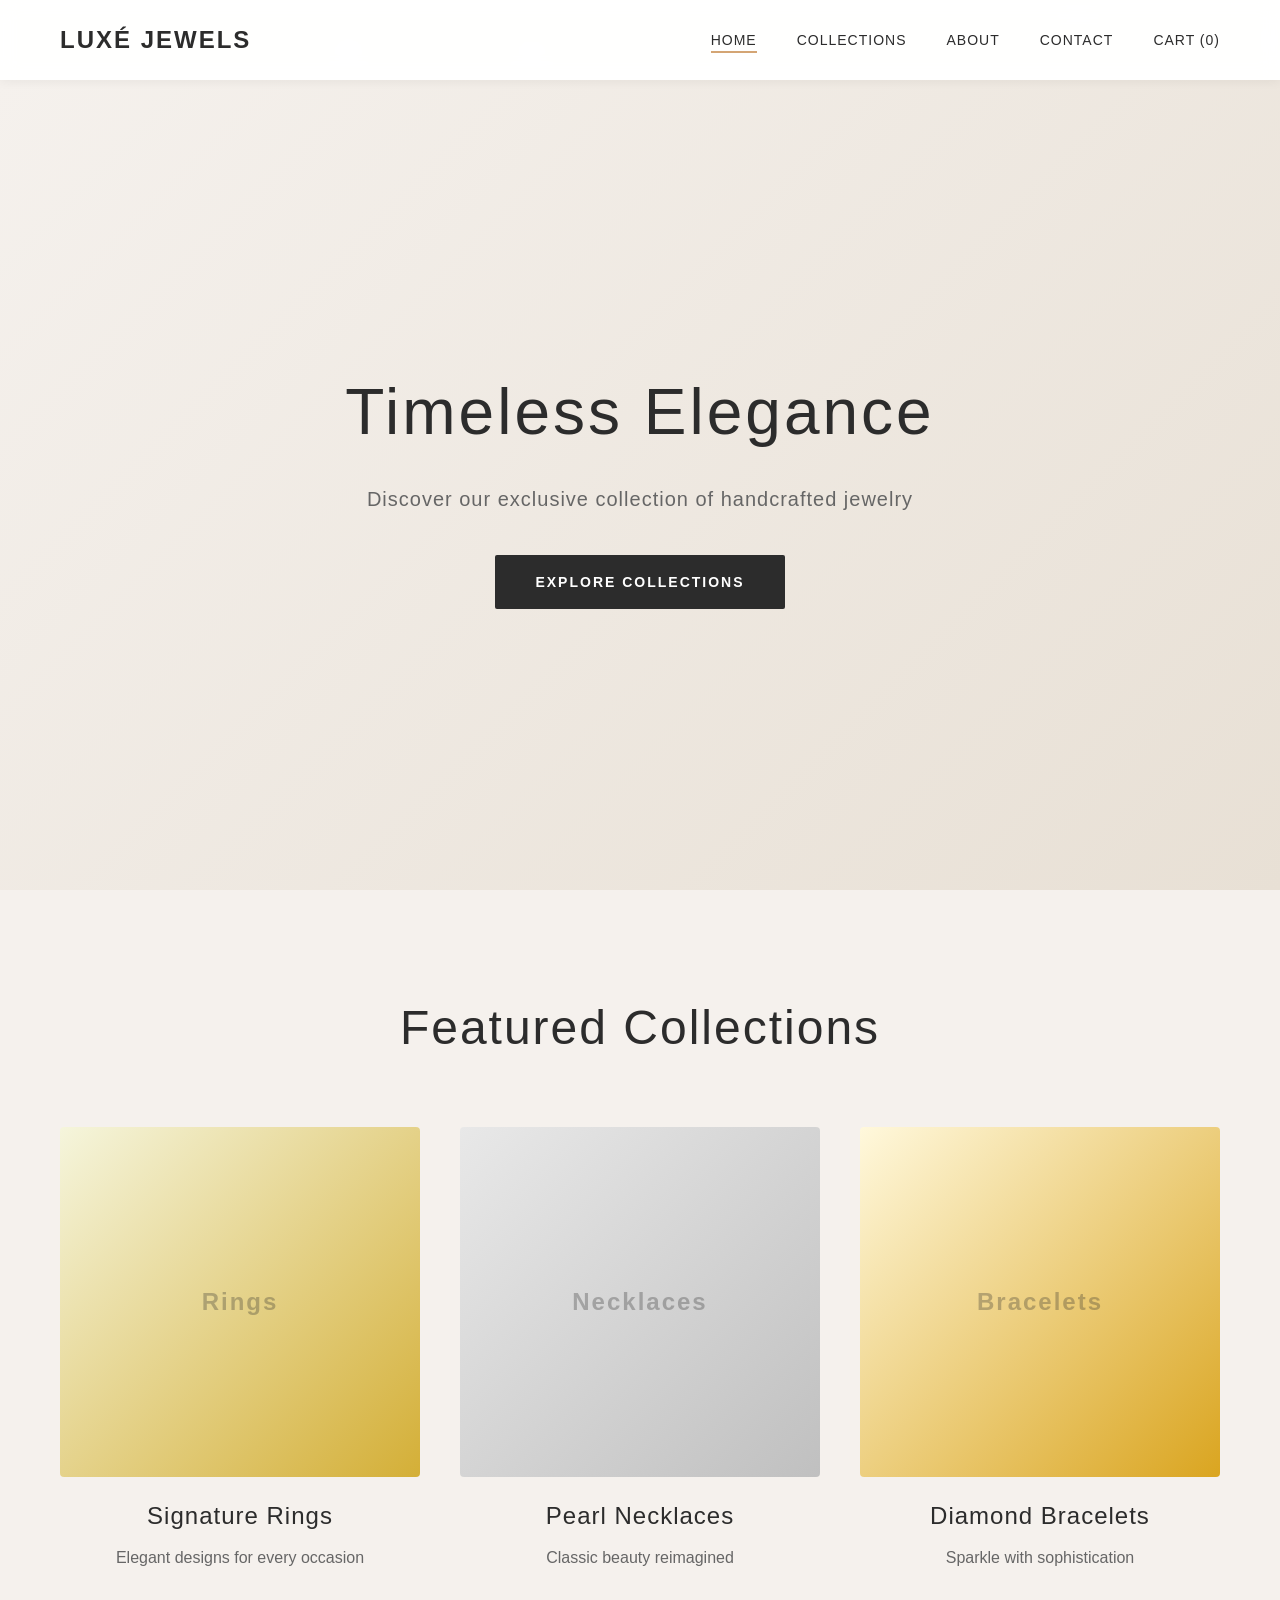
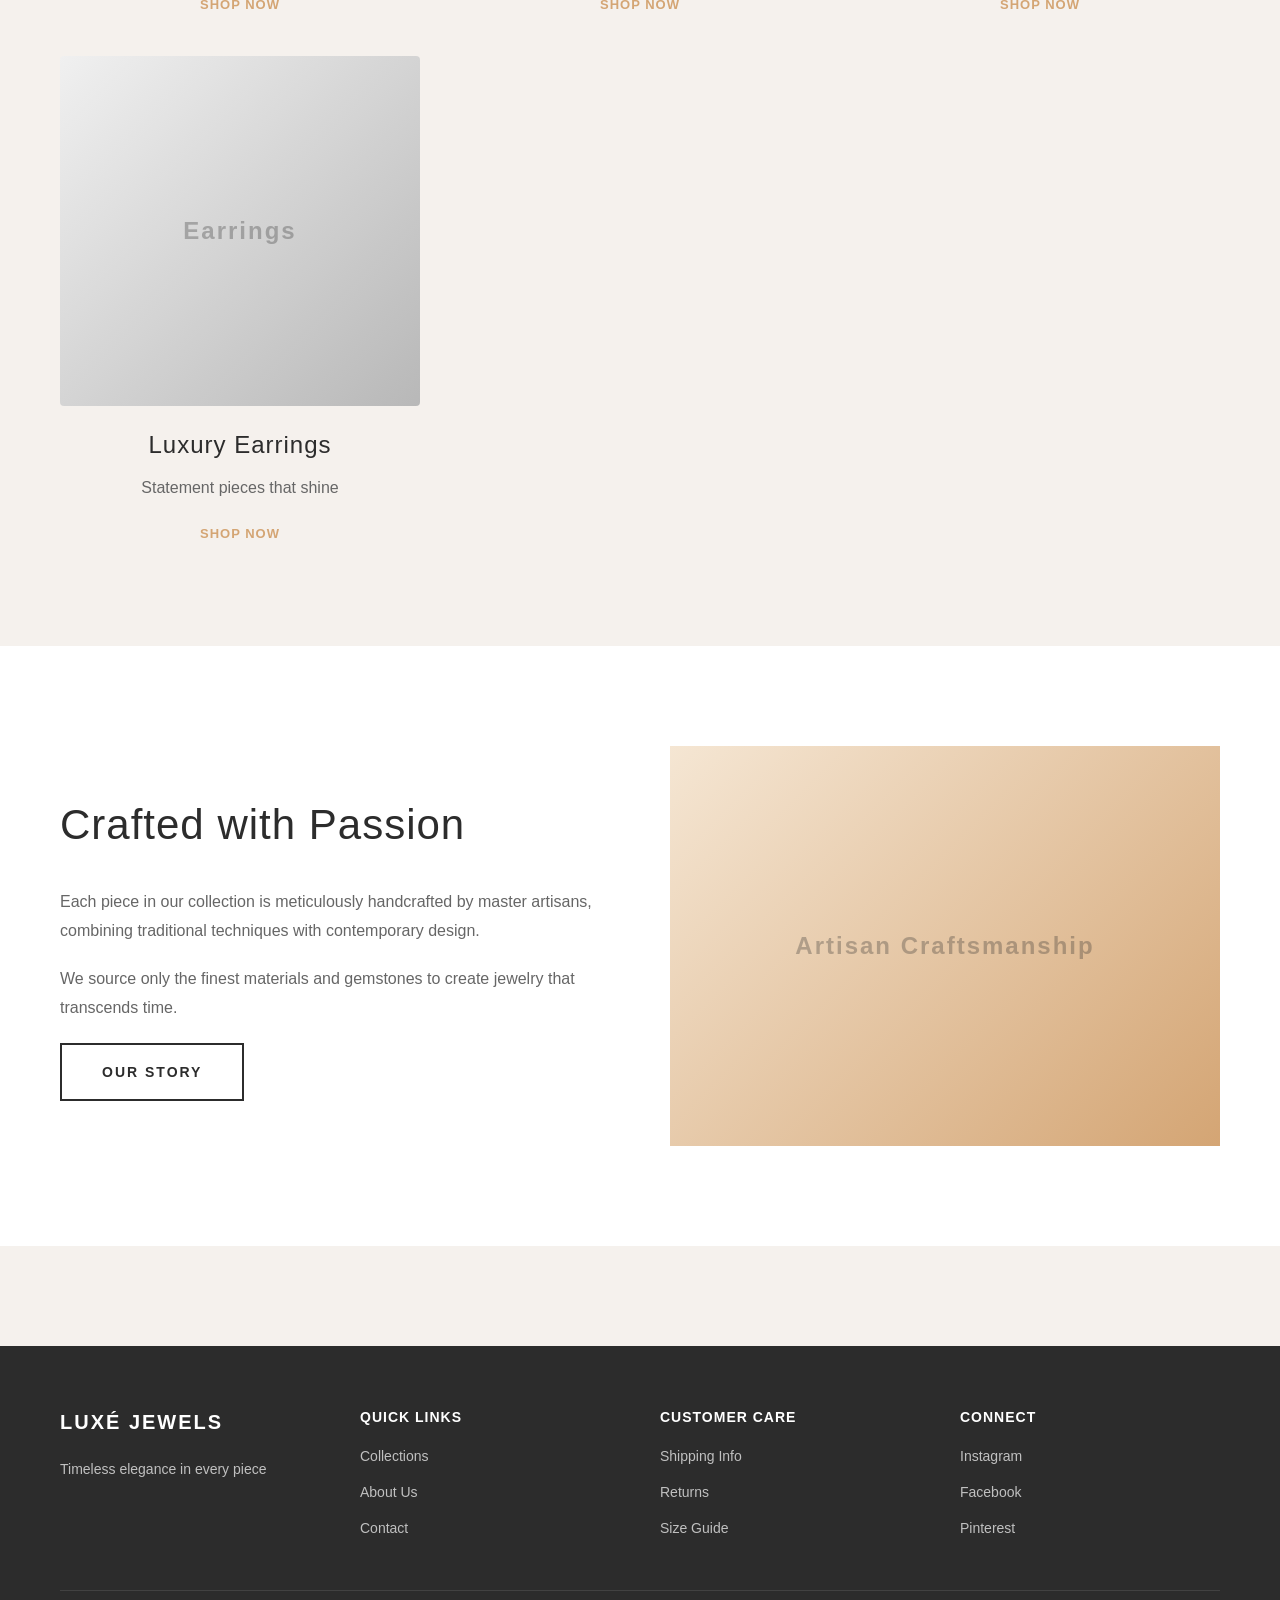
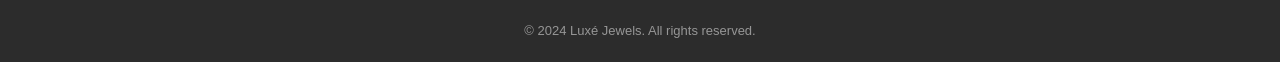
<file: index.html>
<!DOCTYPE html>
<html lang="en">
<head>
    <meta charset="UTF-8">
    <meta name="viewport" content="width=device-width, initial-scale=1.0">
    <title>Luxé Jewels - Premium Jewelry Collection</title>
    <link rel="stylesheet" href="styles.css">
</head>
<body>
    <canvas id="diamondCanvas"></canvas>
    
    <nav class="navbar">
        <div class="nav-container">
            <div class="logo">LUXÉ JEWELS</div>
            <ul class="nav-menu">
                <li><a href="index.html" class="active">Home</a></li>
                <li><a href="collections.html">Collections</a></li>
                <li><a href="about.html">About</a></li>
                <li><a href="contact.html">Contact</a></li>
                <li><a href="cart.html" class="cart-link">Cart (<span id="cart-count">0</span>)</a></li>
            </ul>
            <div class="hamburger">
                <span></span>
                <span></span>
                <span></span>
            </div>
        </div>
    </nav>

    <section class="hero">
        <div class="hero-content">
            <h1 class="fade-in">Timeless Elegance</h1>
            <p class="fade-in-delay">Discover our exclusive collection of handcrafted jewelry</p>
            <a href="collections.html" class="cta-button fade-in-delay-2">Explore Collections</a>
        </div>
    </section>

    <section class="featured-collections">
        <div class="container">
            <h2 class="section-title">Featured Collections</h2>
            <div class="collections-grid">
                <div class="collection-card">
                    <div class="collection-image">
                        <div class="placeholder-img" style="background: linear-gradient(135deg, #f5f5dc 0%, #d4af37 100%);">
                            <span class="img-text">Rings</span>
                        </div>
                    </div>
                    <h3>Signature Rings</h3>
                    <p>Elegant designs for every occasion</p>
                    <a href="collections.html?category=rings" class="collection-link">Shop Now</a>
                </div>
                <div class="collection-card">
                    <div class="collection-image">
                        <div class="placeholder-img" style="background: linear-gradient(135deg, #e8e8e8 0%, #c0c0c0 100%);">
                            <span class="img-text">Necklaces</span>
                        </div>
                    </div>
                    <h3>Pearl Necklaces</h3>
                    <p>Classic beauty reimagined</p>
                    <a href="collections.html?category=necklaces" class="collection-link">Shop Now</a>
                </div>
                <div class="collection-card">
                    <div class="collection-image">
                        <div class="placeholder-img" style="background: linear-gradient(135deg, #fff8dc 0%, #daa520 100%);">
                            <span class="img-text">Bracelets</span>
                        </div>
                    </div>
                    <h3>Diamond Bracelets</h3>
                    <p>Sparkle with sophistication</p>
                    <a href="collections.html?category=bracelets" class="collection-link">Shop Now</a>
                </div>
                <div class="collection-card">
                    <div class="collection-image">
                        <div class="placeholder-img" style="background: linear-gradient(135deg, #f0f0f0 0%, #b8b8b8 100%);">
                            <span class="img-text">Earrings</span>
                        </div>
                    </div>
                    <h3>Luxury Earrings</h3>
                    <p>Statement pieces that shine</p>
                    <a href="collections.html?category=earrings" class="collection-link">Shop Now</a>
                </div>
            </div>
        </div>
    </section>

    <section class="about-preview">
        <div class="container">
            <div class="about-content">
                <div class="about-text">
                    <h2>Crafted with Passion</h2>
                    <p>Each piece in our collection is meticulously handcrafted by master artisans, combining traditional techniques with contemporary design.</p>
                    <p>We source only the finest materials and gemstones to create jewelry that transcends time.</p>
                    <a href="about.html" class="cta-button-secondary">Our Story</a>
                </div>
                <div class="about-image">
                    <div class="placeholder-img" style="background: linear-gradient(135deg, #f5e6d3 0%, #d4a574 100%); height: 400px;">
                        <span class="img-text">Artisan Craftsmanship</span>
                    </div>
                </div>
            </div>
        </div>
    </section>

    <footer class="footer">
        <div class="container">
            <div class="footer-content">
                <div class="footer-section">
                    <h3>LUXÉ JEWELS</h3>
                    <p>Timeless elegance in every piece</p>
                </div>
                <div class="footer-section">
                    <h4>Quick Links</h4>
                    <ul>
                        <li><a href="collections.html">Collections</a></li>
                        <li><a href="about.html">About Us</a></li>
                        <li><a href="contact.html">Contact</a></li>
                    </ul>
                </div>
                <div class="footer-section">
                    <h4>Customer Care</h4>
                    <ul>
                        <li><a href="#">Shipping Info</a></li>
                        <li><a href="#">Returns</a></li>
                        <li><a href="#">Size Guide</a></li>
                    </ul>
                </div>
                <div class="footer-section">
                    <h4>Connect</h4>
                    <ul>
                        <li><a href="#">Instagram</a></li>
                        <li><a href="#">Facebook</a></li>
                        <li><a href="#">Pinterest</a></li>
                    </ul>
                </div>
            </div>
            <div class="footer-bottom">
                <p>&copy; 2024 Luxé Jewels. All rights reserved.</p>
            </div>
        </div>
    </footer>

    <script src="script.js"></script>
</body>
</html>
</file>
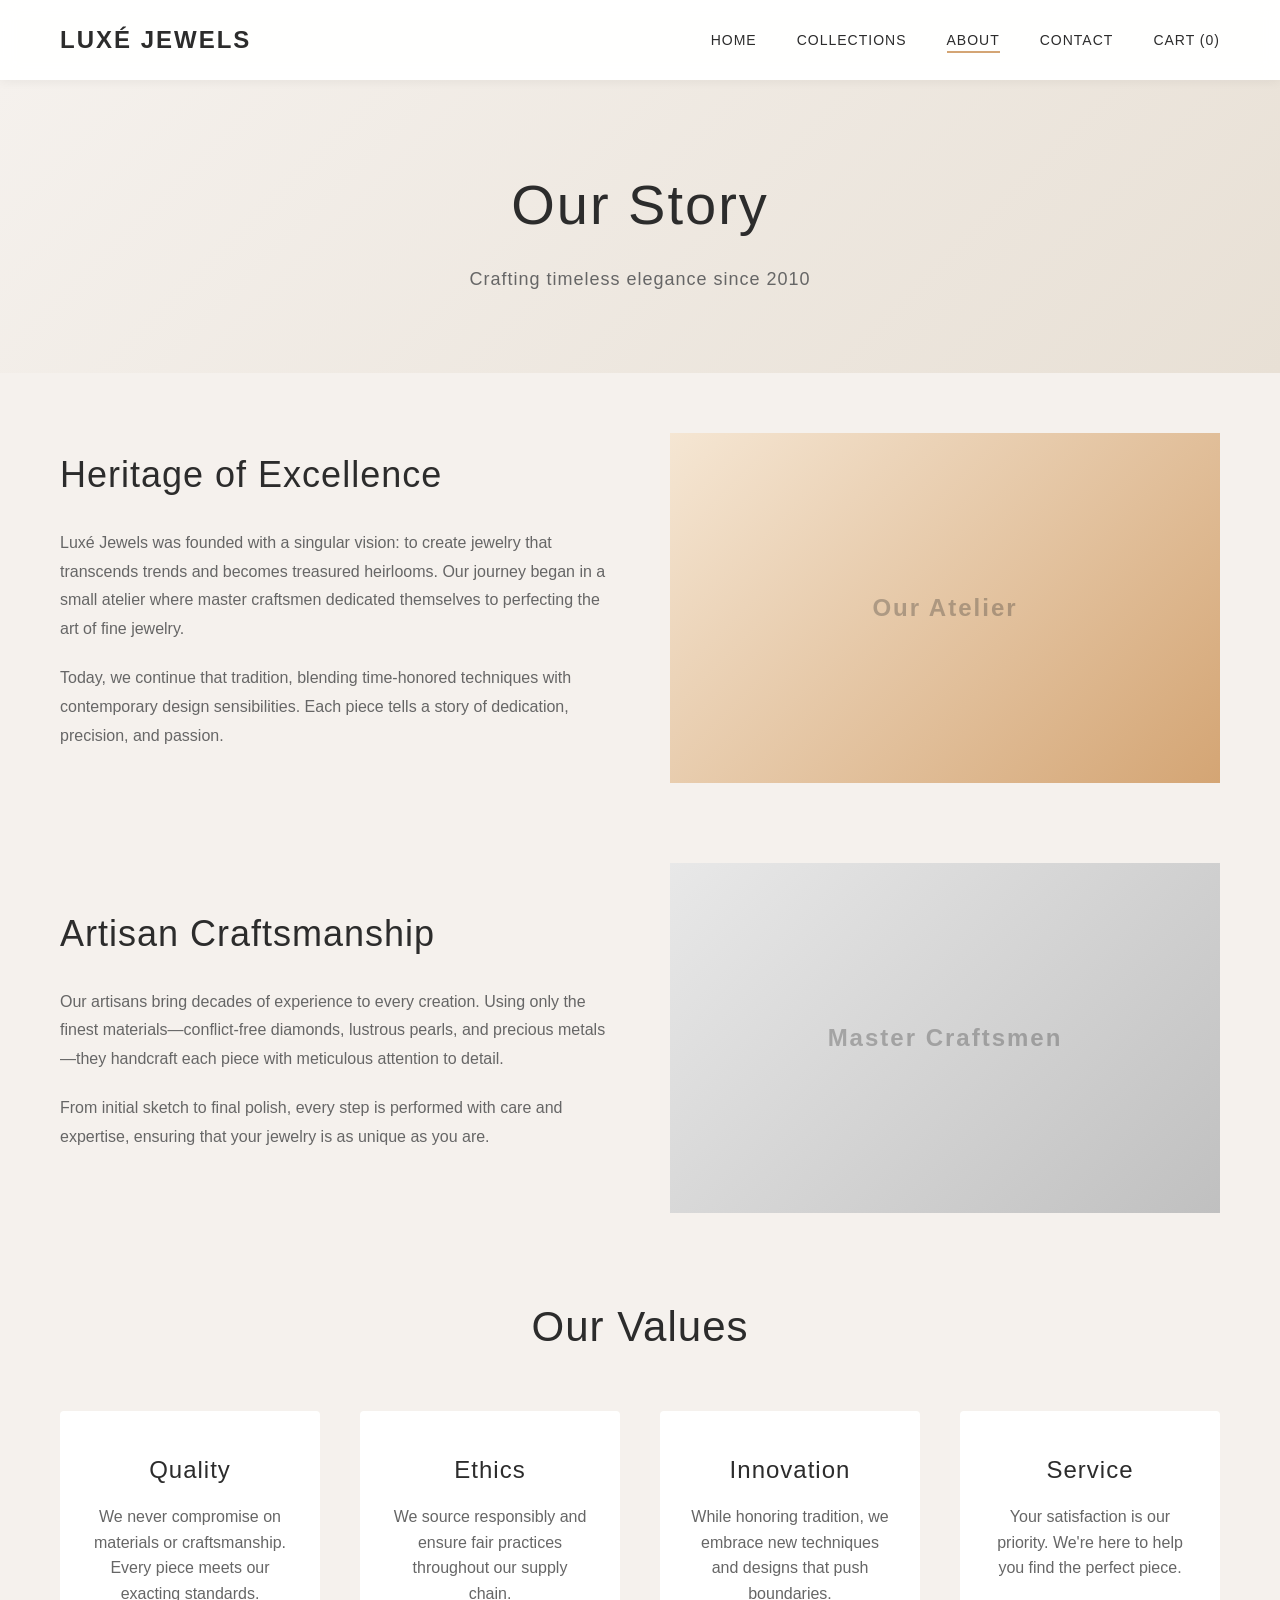
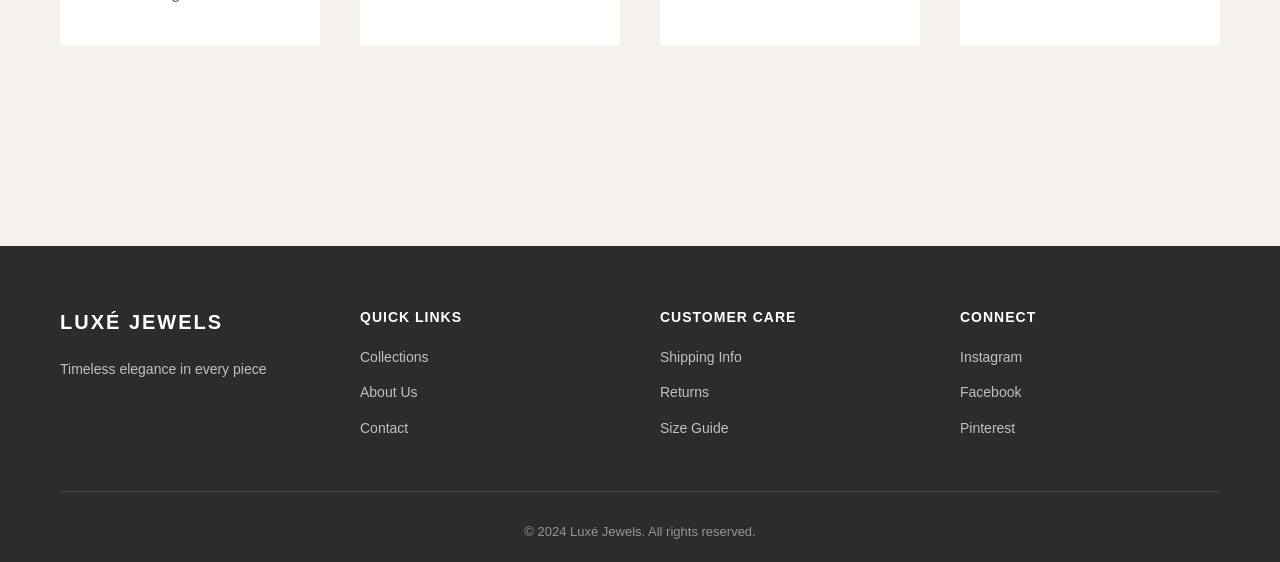
<file: about.html>
<!DOCTYPE html>
<html lang="en">
<head>
    <meta charset="UTF-8">
    <meta name="viewport" content="width=device-width, initial-scale=1.0">
    <title>About Us - Luxé Jewels</title>
    <link rel="stylesheet" href="styles.css">
</head>
<body>
    <canvas id="diamondCanvas"></canvas>
    
    <nav class="navbar">
        <div class="nav-container">
            <div class="logo">LUXÉ JEWELS</div>
            <ul class="nav-menu">
                <li><a href="index.html">Home</a></li>
                <li><a href="collections.html">Collections</a></li>
                <li><a href="about.html" class="active">About</a></li>
                <li><a href="contact.html">Contact</a></li>
                <li><a href="cart.html" class="cart-link">Cart (<span id="cart-count">0</span>)</a></li>
            </ul>
            <div class="hamburger">
                <span></span>
                <span></span>
                <span></span>
            </div>
        </div>
    </nav>

    <section class="page-header">
        <h1>Our Story</h1>
        <p>Crafting timeless elegance since 2010</p>
    </section>

    <section class="about-content-section">
        <div class="container">
            <div class="about-grid">
                <div class="about-text-block">
                    <h2>Heritage of Excellence</h2>
                    <p>Luxé Jewels was founded with a singular vision: to create jewelry that transcends trends and becomes treasured heirlooms. Our journey began in a small atelier where master craftsmen dedicated themselves to perfecting the art of fine jewelry.</p>
                    <p>Today, we continue that tradition, blending time-honored techniques with contemporary design sensibilities. Each piece tells a story of dedication, precision, and passion.</p>
                </div>
                <div class="about-image-block">
                    <div class="placeholder-img" style="background: linear-gradient(135deg, #f5e6d3 0%, #d4a574 100%); height: 350px;">
                        <span class="img-text">Our Atelier</span>
                    </div>
                </div>
            </div>

            <div class="about-grid reverse">
                <div class="about-image-block">
                    <div class="placeholder-img" style="background: linear-gradient(135deg, #e8e8e8 0%, #c0c0c0 100%); height: 350px;">
                        <span class="img-text">Master Craftsmen</span>
                    </div>
                </div>
                <div class="about-text-block">
                    <h2>Artisan Craftsmanship</h2>
                    <p>Our artisans bring decades of experience to every creation. Using only the finest materials—conflict-free diamonds, lustrous pearls, and precious metals—they handcraft each piece with meticulous attention to detail.</p>
                    <p>From initial sketch to final polish, every step is performed with care and expertise, ensuring that your jewelry is as unique as you are.</p>
                </div>
            </div>

            <div class="values-section">
                <h2>Our Values</h2>
                <div class="values-grid">
                    <div class="value-card">
                        <h3>Quality</h3>
                        <p>We never compromise on materials or craftsmanship. Every piece meets our exacting standards.</p>
                    </div>
                    <div class="value-card">
                        <h3>Ethics</h3>
                        <p>We source responsibly and ensure fair practices throughout our supply chain.</p>
                    </div>
                    <div class="value-card">
                        <h3>Innovation</h3>
                        <p>While honoring tradition, we embrace new techniques and designs that push boundaries.</p>
                    </div>
                    <div class="value-card">
                        <h3>Service</h3>
                        <p>Your satisfaction is our priority. We're here to help you find the perfect piece.</p>
                    </div>
                </div>
            </div>
        </div>
    </section>

    <footer class="footer">
        <div class="container">
            <div class="footer-content">
                <div class="footer-section">
                    <h3>LUXÉ JEWELS</h3>
                    <p>Timeless elegance in every piece</p>
                </div>
                <div class="footer-section">
                    <h4>Quick Links</h4>
                    <ul>
                        <li><a href="collections.html">Collections</a></li>
                        <li><a href="about.html">About Us</a></li>
                        <li><a href="contact.html">Contact</a></li>
                    </ul>
                </div>
                <div class="footer-section">
                    <h4>Customer Care</h4>
                    <ul>
                        <li><a href="#">Shipping Info</a></li>
                        <li><a href="#">Returns</a></li>
                        <li><a href="#">Size Guide</a></li>
                    </ul>
                </div>
                <div class="footer-section">
                    <h4>Connect</h4>
                    <ul>
                        <li><a href="#">Instagram</a></li>
                        <li><a href="#">Facebook</a></li>
                        <li><a href="#">Pinterest</a></li>
                    </ul>
                </div>
            </div>
            <div class="footer-bottom">
                <p>&copy; 2024 Luxé Jewels. All rights reserved.</p>
            </div>
        </div>
    </footer>

    <script src="script.js"></script>
</body>
</html>
</file>
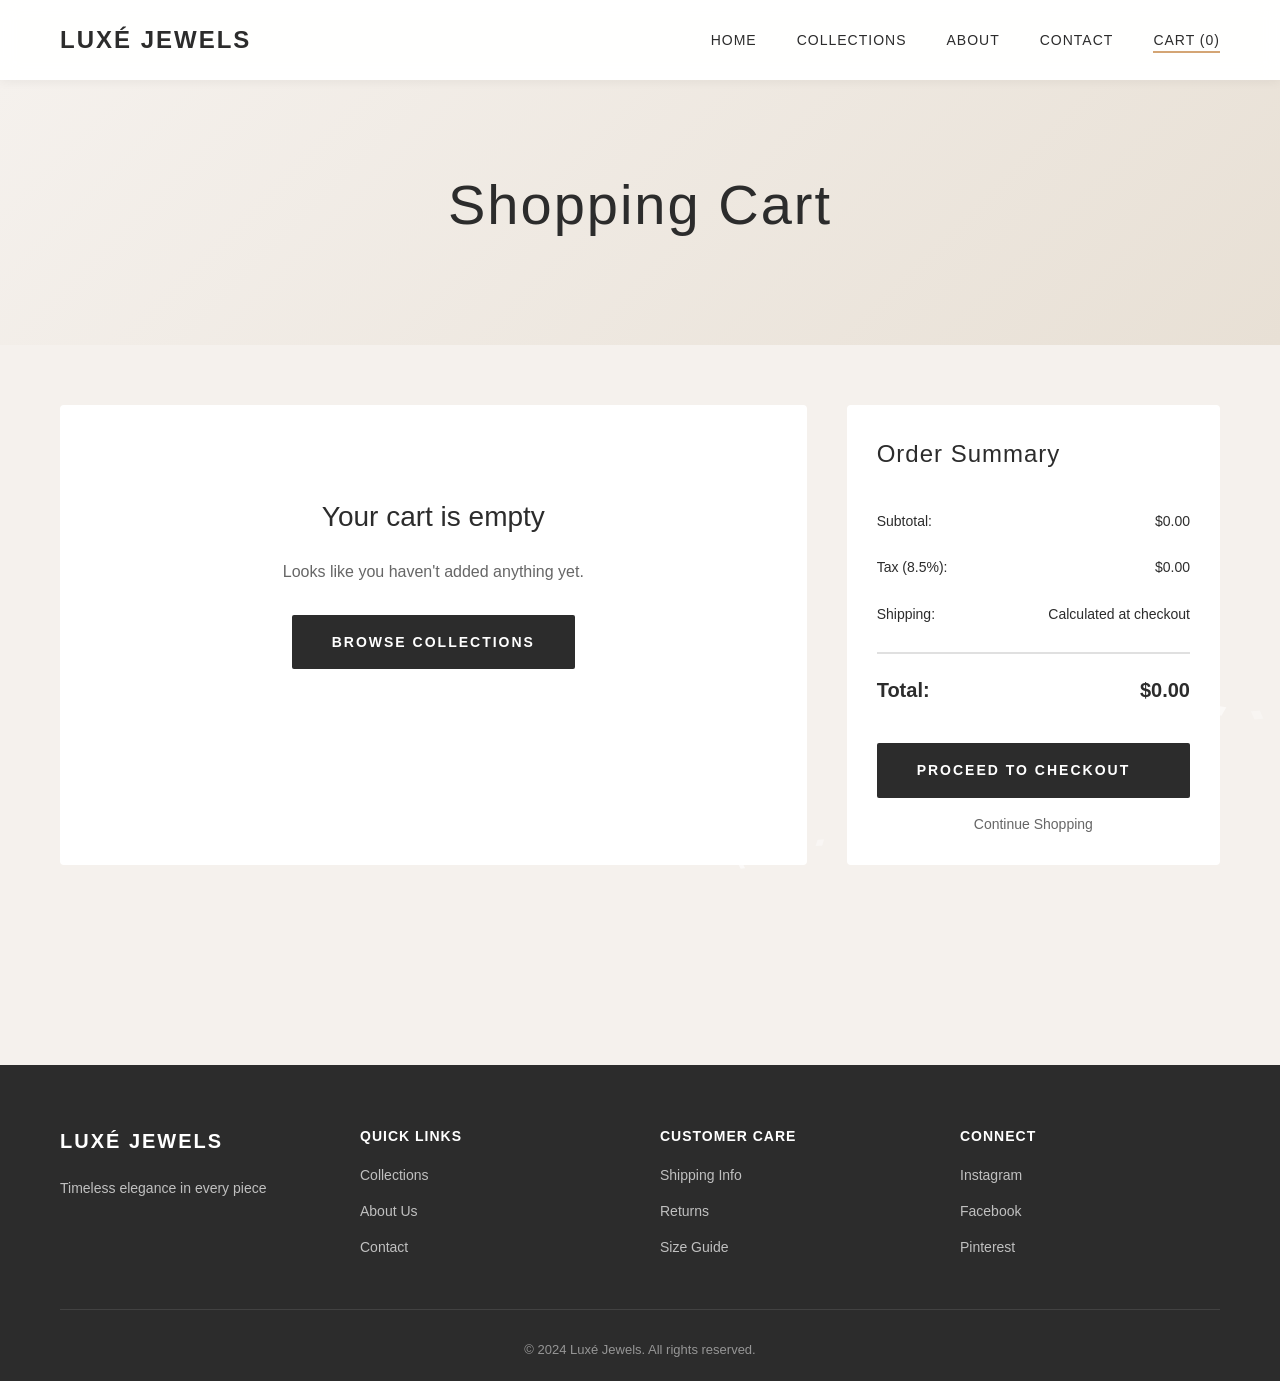
<file: cart.html>
<!DOCTYPE html>
<html lang="en">
<head>
    <meta charset="UTF-8">
    <meta name="viewport" content="width=device-width, initial-scale=1.0">
    <title>Shopping Cart - Luxé Jewels</title>
    <link rel="stylesheet" href="styles.css">
</head>
<body>
    <canvas id="diamondCanvas"></canvas>
    
    <nav class="navbar">
        <div class="nav-container">
            <div class="logo">LUXÉ JEWELS</div>
            <ul class="nav-menu">
                <li><a href="index.html">Home</a></li>
                <li><a href="collections.html">Collections</a></li>
                <li><a href="about.html">About</a></li>
                <li><a href="contact.html">Contact</a></li>
                <li><a href="cart.html" class="cart-link active">Cart (<span id="cart-count">0</span>)</a></li>
            </ul>
            <div class="hamburger">
                <span></span>
                <span></span>
                <span></span>
            </div>
        </div>
    </nav>

    <section class="page-header">
        <h1>Shopping Cart</h1>
    </section>

    <section class="cart-section">
        <div class="container">
            <div class="cart-container">
                <div class="cart-items" id="cart-items">
                    <!-- Cart items will be loaded here -->
                </div>
                <div class="cart-summary">
                    <h3>Order Summary</h3>
                    <div class="summary-row">
                        <span>Subtotal:</span>
                        <span id="cart-subtotal">$0.00</span>
                    </div>
                    <div class="summary-row">
                        <span>Tax (8.5%):</span>
                        <span id="cart-tax">$0.00</span>
                    </div>
                    <div class="summary-row">
                        <span>Shipping:</span>
                        <span id="cart-shipping">Calculated at checkout</span>
                    </div>
                    <div class="summary-row total">
                        <span>Total:</span>
                        <span id="cart-total">$0.00</span>
                    </div>
                    <a href="checkout.html" class="cta-button checkout-btn">Proceed to Checkout</a>
                    <a href="collections.html" class="continue-shopping">Continue Shopping</a>
                </div>
            </div>
        </div>
    </section>

    <footer class="footer">
        <div class="container">
            <div class="footer-content">
                <div class="footer-section">
                    <h3>LUXÉ JEWELS</h3>
                    <p>Timeless elegance in every piece</p>
                </div>
                <div class="footer-section">
                    <h4>Quick Links</h4>
                    <ul>
                        <li><a href="collections.html">Collections</a></li>
                        <li><a href="about.html">About Us</a></li>
                        <li><a href="contact.html">Contact</a></li>
                    </ul>
                </div>
                <div class="footer-section">
                    <h4>Customer Care</h4>
                    <ul>
                        <li><a href="#">Shipping Info</a></li>
                        <li><a href="#">Returns</a></li>
                        <li><a href="#">Size Guide</a></li>
                    </ul>
                </div>
                <div class="footer-section">
                    <h4>Connect</h4>
                    <ul>
                        <li><a href="#">Instagram</a></li>
                        <li><a href="#">Facebook</a></li>
                        <li><a href="#">Pinterest</a></li>
                    </ul>
                </div>
            </div>
            <div class="footer-bottom">
                <p>&copy; 2024 Luxé Jewels. All rights reserved.</p>
            </div>
        </div>
    </footer>

    <script src="script.js"></script>
</body>
</html>
</file>
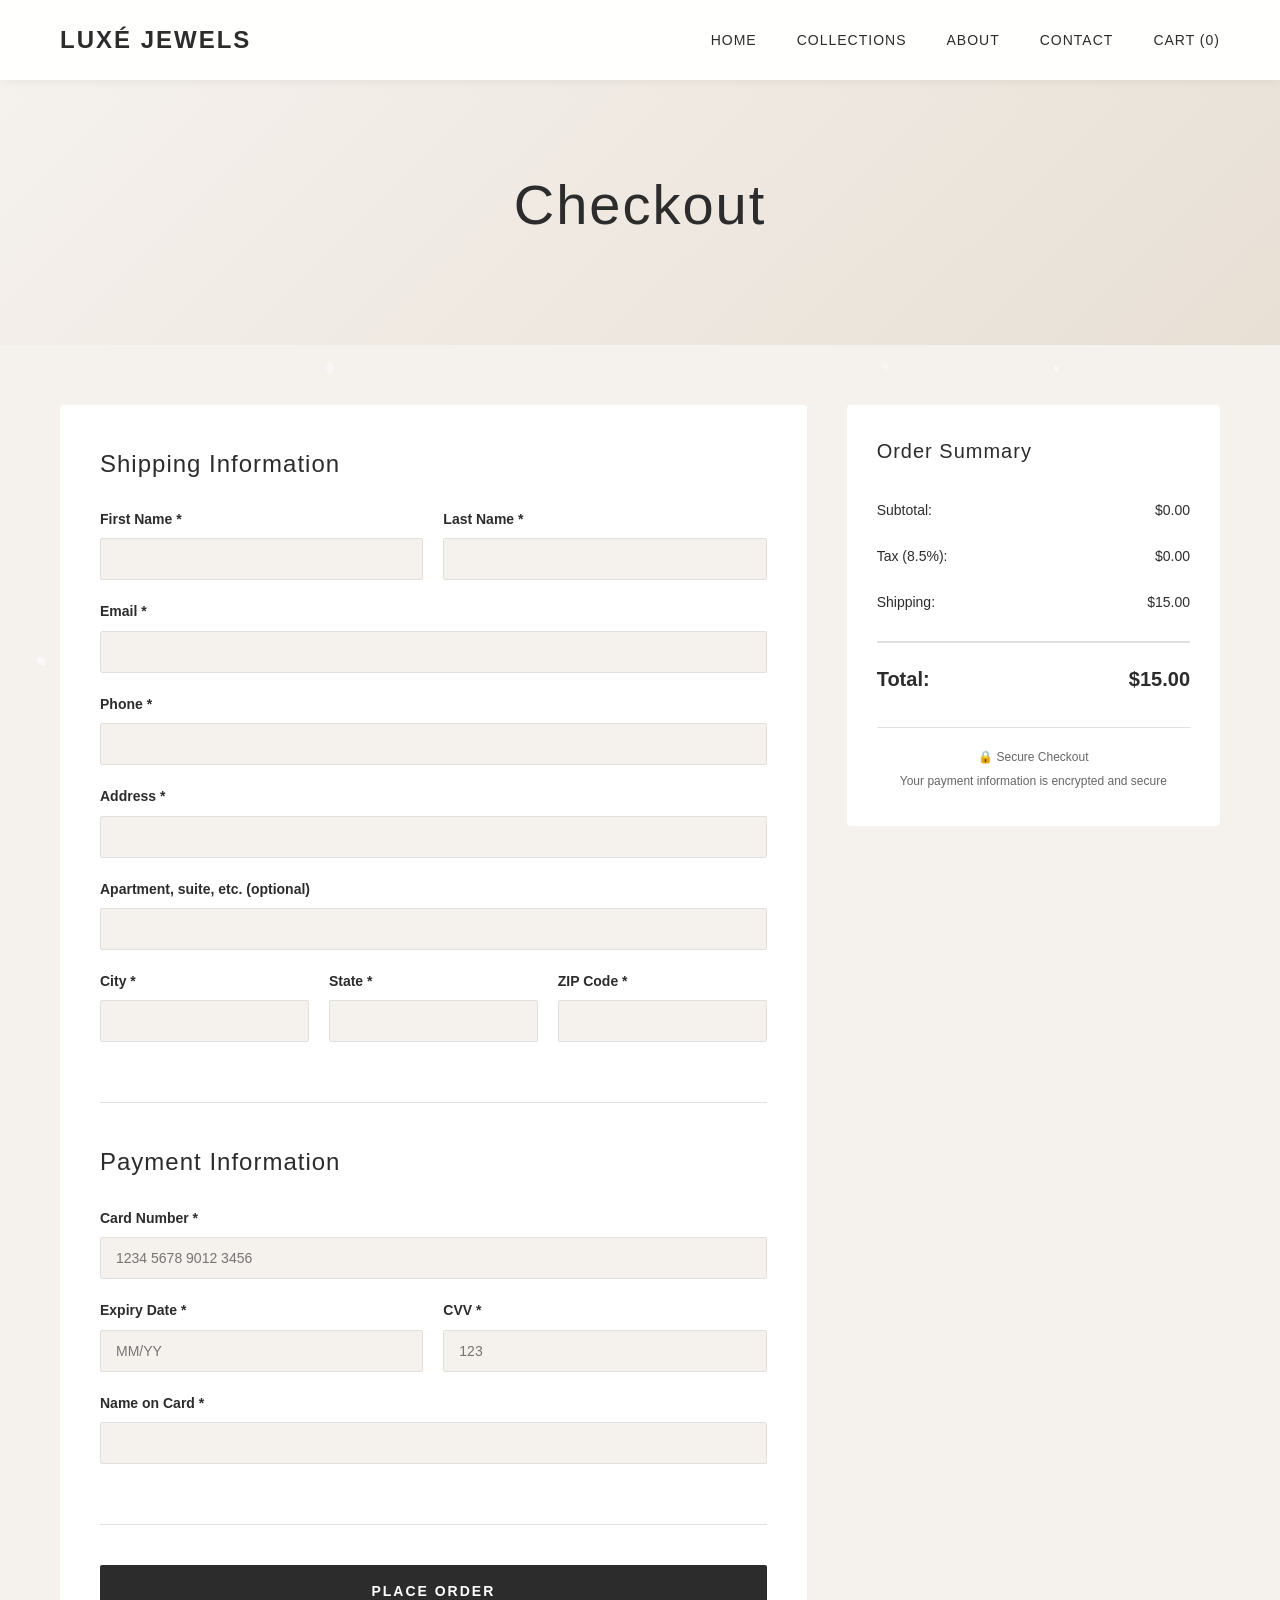
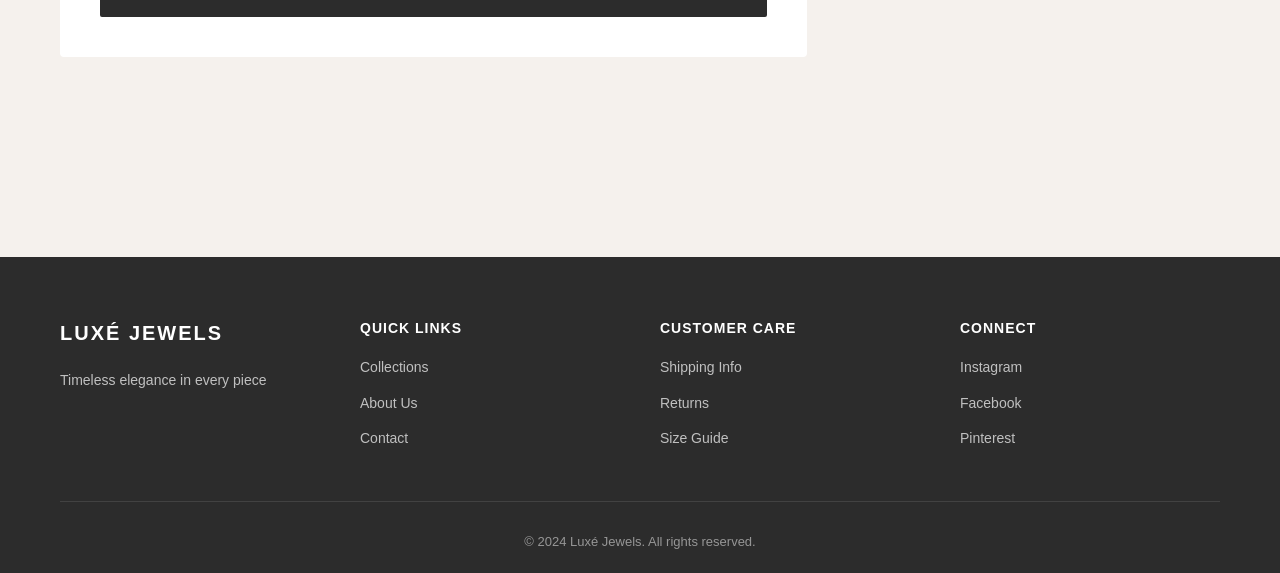
<file: checkout.html>
<!DOCTYPE html>
<html lang="en">
<head>
    <meta charset="UTF-8">
    <meta name="viewport" content="width=device-width, initial-scale=1.0">
    <title>Checkout - Luxé Jewels</title>
    <link rel="stylesheet" href="styles.css">
</head>
<body>
    <canvas id="diamondCanvas"></canvas>
    
    <nav class="navbar">
        <div class="nav-container">
            <div class="logo">LUXÉ JEWELS</div>
            <ul class="nav-menu">
                <li><a href="index.html">Home</a></li>
                <li><a href="collections.html">Collections</a></li>
                <li><a href="about.html">About</a></li>
                <li><a href="contact.html">Contact</a></li>
                <li><a href="cart.html" class="cart-link">Cart (<span id="cart-count">0</span>)</a></li>
            </ul>
            <div class="hamburger">
                <span></span>
                <span></span>
                <span></span>
            </div>
        </div>
    </nav>

    <section class="page-header">
        <h1>Checkout</h1>
    </section>

    <section class="checkout-section">
        <div class="container">
            <div class="checkout-container">
                <div class="checkout-form">
                    <form id="checkout-form">
                        <div class="checkout-step">
                            <h2>Shipping Information</h2>
                            <div class="form-row">
                                <div class="form-group">
                                    <label for="first-name">First Name *</label>
                                    <input type="text" id="first-name" required>
                                </div>
                                <div class="form-group">
                                    <label for="last-name">Last Name *</label>
                                    <input type="text" id="last-name" required>
                                </div>
                            </div>
                            <div class="form-group">
                                <label for="email-checkout">Email *</label>
                                <input type="email" id="email-checkout" required>
                            </div>
                            <div class="form-group">
                                <label for="phone-checkout">Phone *</label>
                                <input type="tel" id="phone-checkout" required>
                            </div>
                            <div class="form-group">
                                <label for="address">Address *</label>
                                <input type="text" id="address" required>
                            </div>
                            <div class="form-group">
                                <label for="address2">Apartment, suite, etc. (optional)</label>
                                <input type="text" id="address2">
                            </div>
                            <div class="form-row">
                                <div class="form-group">
                                    <label for="city">City *</label>
                                    <input type="text" id="city" required>
                                </div>
                                <div class="form-group">
                                    <label for="state">State *</label>
                                    <input type="text" id="state" required>
                                </div>
                                <div class="form-group">
                                    <label for="zip">ZIP Code *</label>
                                    <input type="text" id="zip" required>
                                </div>
                            </div>
                        </div>

                        <div class="checkout-step">
                            <h2>Payment Information</h2>
                            <div class="form-group">
                                <label for="card-number">Card Number *</label>
                                <input type="text" id="card-number" placeholder="1234 5678 9012 3456" required>
                            </div>
                            <div class="form-row">
                                <div class="form-group">
                                    <label for="expiry">Expiry Date *</label>
                                    <input type="text" id="expiry" placeholder="MM/YY" required>
                                </div>
                                <div class="form-group">
                                    <label for="cvv">CVV *</label>
                                    <input type="text" id="cvv" placeholder="123" required>
                                </div>
                            </div>
                            <div class="form-group">
                                <label for="card-name">Name on Card *</label>
                                <input type="text" id="card-name" required>
                            </div>
                        </div>

                        <button type="submit" class="cta-button place-order-btn">Place Order</button>
                    </form>
                </div>

                <div class="checkout-summary">
                    <h3>Order Summary</h3>
                    <div id="checkout-items"></div>
                    <div class="summary-totals">
                        <div class="summary-row">
                            <span>Subtotal:</span>
                            <span id="checkout-subtotal">$0.00</span>
                        </div>
                        <div class="summary-row">
                            <span>Tax (8.5%):</span>
                            <span id="checkout-tax">$0.00</span>
                        </div>
                        <div class="summary-row">
                            <span>Shipping:</span>
                            <span id="checkout-shipping">$15.00</span>
                        </div>
                        <div class="summary-row total">
                            <span>Total:</span>
                            <span id="checkout-total">$0.00</span>
                        </div>
                    </div>
                    <div class="secure-checkout">
                        <p>🔒 Secure Checkout</p>
                        <p>Your payment information is encrypted and secure</p>
                    </div>
                </div>
            </div>
        </div>
    </section>

    <div id="order-success-modal" class="modal" style="display: none;">
        <div class="modal-content success-modal">
            <h2>✓ Order Placed Successfully!</h2>
            <p>Thank you for your purchase. A confirmation email has been sent to your email address.</p>
            <p>Order Number: <strong id="order-number"></strong></p>
            <a href="index.html" class="cta-button">Return to Home</a>
        </div>
    </div>

    <footer class="footer">
        <div class="container">
            <div class="footer-content">
                <div class="footer-section">
                    <h3>LUXÉ JEWELS</h3>
                    <p>Timeless elegance in every piece</p>
                </div>
                <div class="footer-section">
                    <h4>Quick Links</h4>
                    <ul>
                        <li><a href="collections.html">Collections</a></li>
                        <li><a href="about.html">About Us</a></li>
                        <li><a href="contact.html">Contact</a></li>
                    </ul>
                </div>
                <div class="footer-section">
                    <h4>Customer Care</h4>
                    <ul>
                        <li><a href="#">Shipping Info</a></li>
                        <li><a href="#">Returns</a></li>
                        <li><a href="#">Size Guide</a></li>
                    </ul>
                </div>
                <div class="footer-section">
                    <h4>Connect</h4>
                    <ul>
                        <li><a href="#">Instagram</a></li>
                        <li><a href="#">Facebook</a></li>
                        <li><a href="#">Pinterest</a></li>
                    </ul>
                </div>
            </div>
            <div class="footer-bottom">
                <p>&copy; 2024 Luxé Jewels. All rights reserved.</p>
            </div>
        </div>
    </footer>

    <script src="script.js"></script>
</body>
</html>
</file>
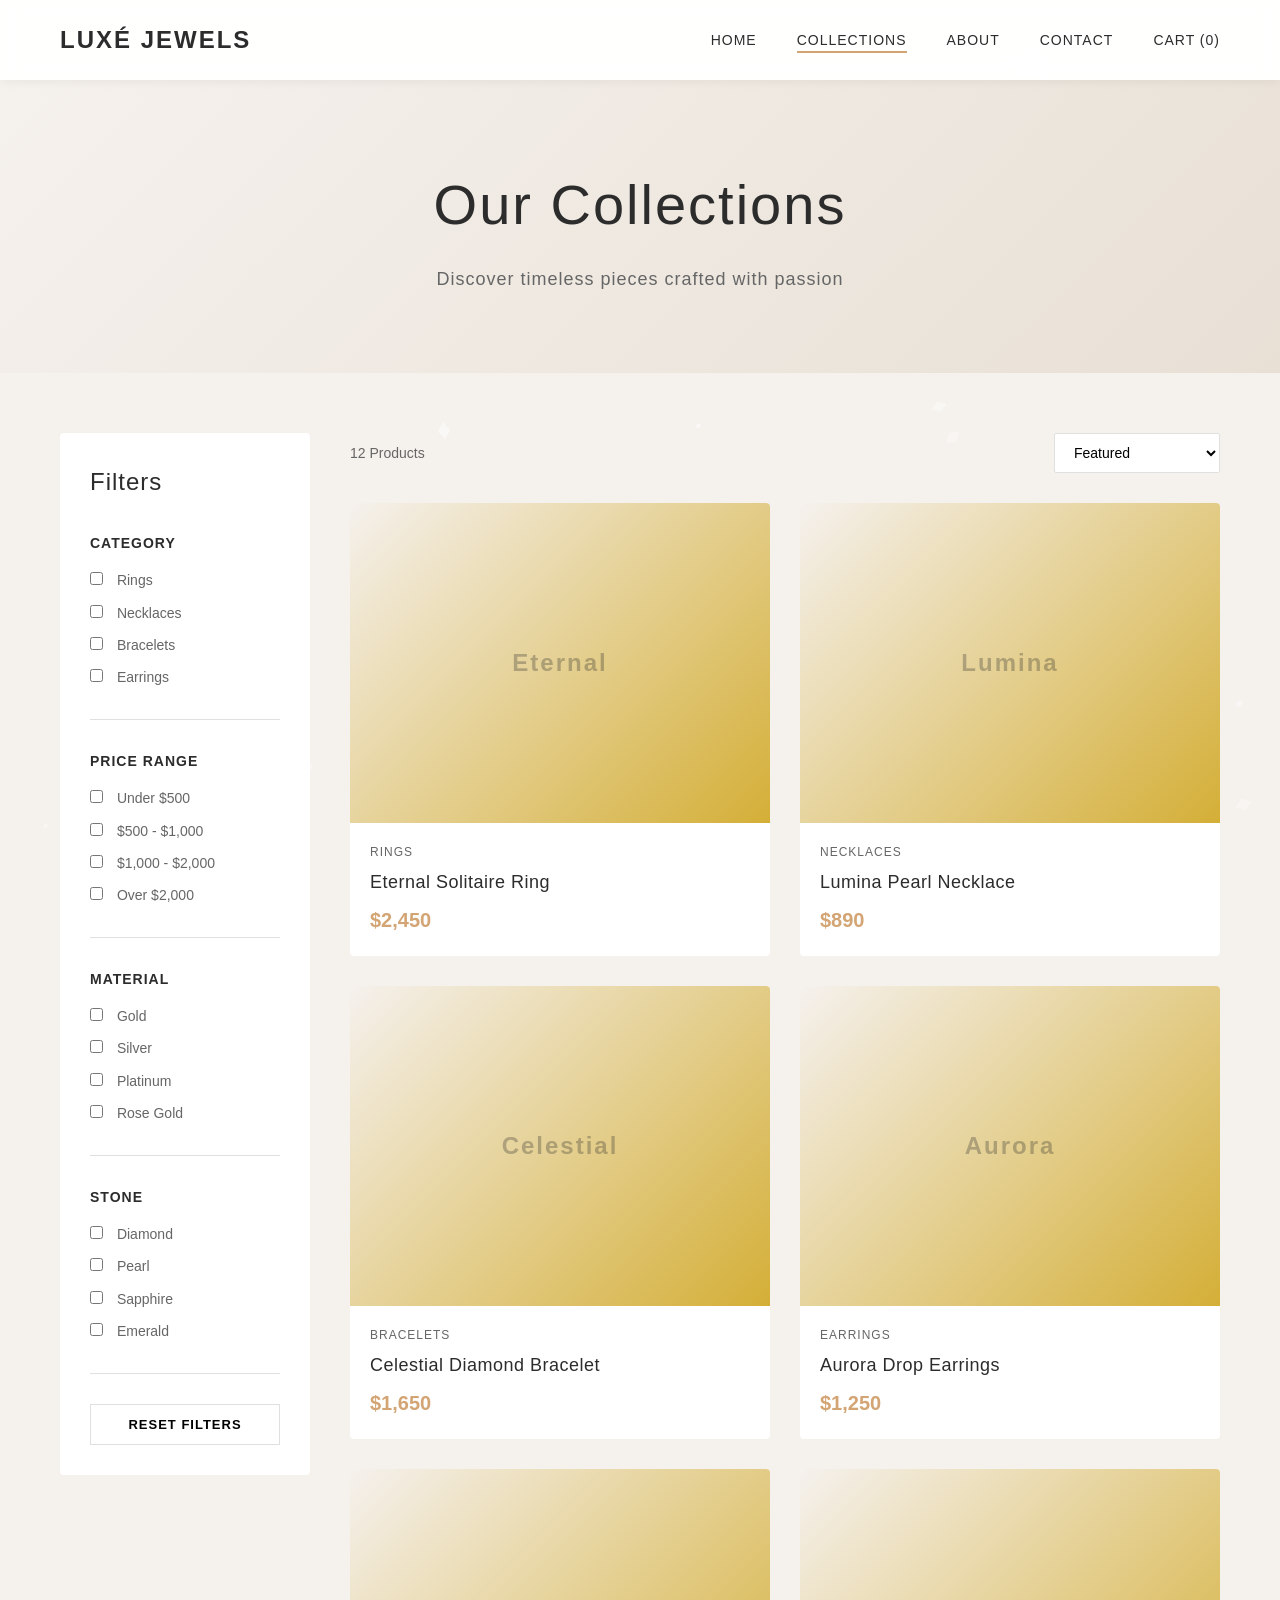
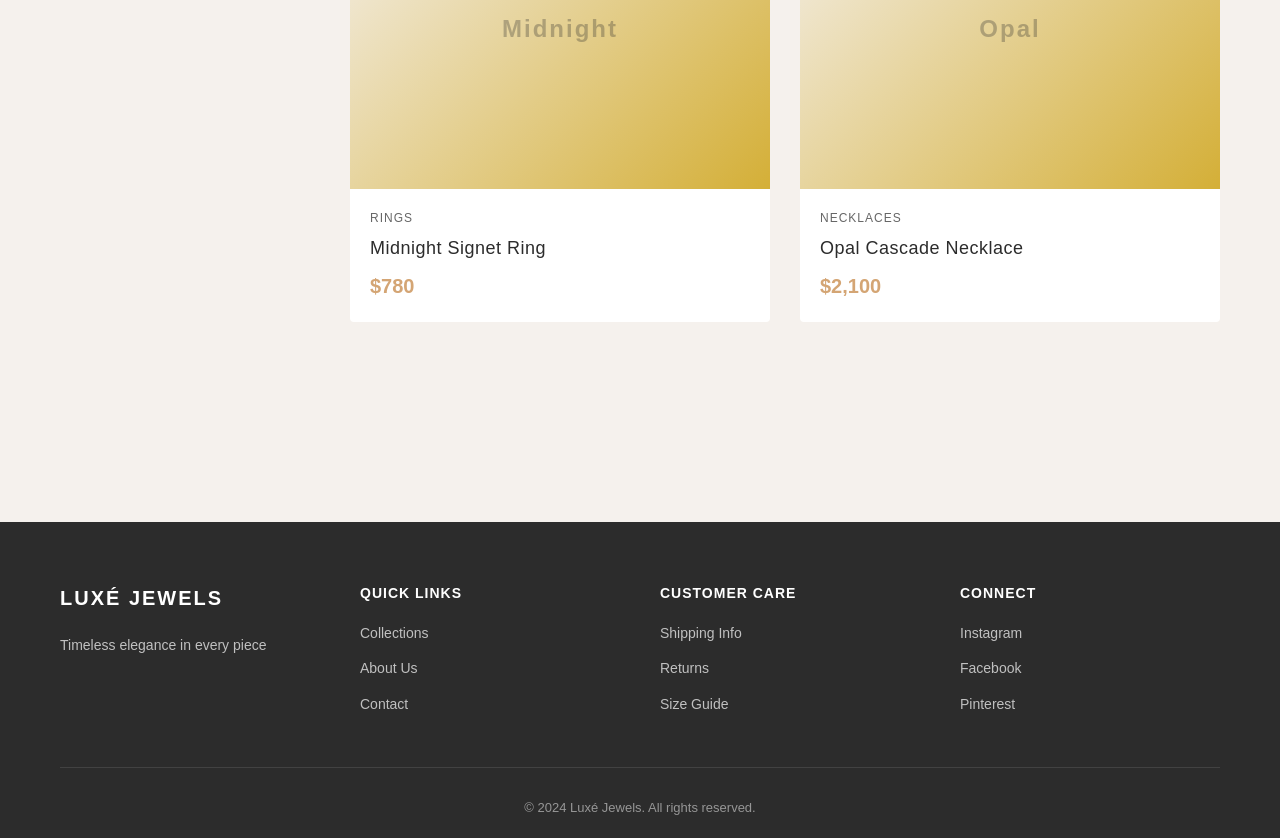
<file: collections.html>
<!DOCTYPE html>
<html lang="en">
<head>
    <meta charset="UTF-8">
    <meta name="viewport" content="width=device-width, initial-scale=1.0">
    <title>Collections - Luxé Jewels</title>
    <link rel="stylesheet" href="styles.css">
</head>
<body>
    <canvas id="diamondCanvas"></canvas>
    
    <nav class="navbar">
        <div class="nav-container">
            <div class="logo">LUXÉ JEWELS</div>
            <ul class="nav-menu">
                <li><a href="index.html">Home</a></li>
                <li><a href="collections.html" class="active">Collections</a></li>
                <li><a href="about.html">About</a></li>
                <li><a href="contact.html">Contact</a></li>
                <li><a href="cart.html" class="cart-link">Cart (<span id="cart-count">0</span>)</a></li>
            </ul>
            <div class="hamburger">
                <span></span>
                <span></span>
                <span></span>
            </div>
        </div>
    </nav>

    <section class="page-header">
        <h1>Our Collections</h1>
        <p>Discover timeless pieces crafted with passion</p>
    </section>

    <section class="collections-page">
        <div class="container">
            <div class="filters-sidebar">
                <h3>Filters</h3>
                
                <div class="filter-group">
                    <h4>Category</h4>
                    <label><input type="checkbox" name="category" value="rings"> Rings</label>
                    <label><input type="checkbox" name="category" value="necklaces"> Necklaces</label>
                    <label><input type="checkbox" name="category" value="bracelets"> Bracelets</label>
                    <label><input type="checkbox" name="category" value="earrings"> Earrings</label>
                </div>

                <div class="filter-group">
                    <h4>Price Range</h4>
                    <label><input type="checkbox" name="price" value="0-500"> Under $500</label>
                    <label><input type="checkbox" name="price" value="500-1000"> $500 - $1,000</label>
                    <label><input type="checkbox" name="price" value="1000-2000"> $1,000 - $2,000</label>
                    <label><input type="checkbox" name="price" value="2000+"> Over $2,000</label>
                </div>

                <div class="filter-group">
                    <h4>Material</h4>
                    <label><input type="checkbox" name="material" value="gold"> Gold</label>
                    <label><input type="checkbox" name="material" value="silver"> Silver</label>
                    <label><input type="checkbox" name="material" value="platinum"> Platinum</label>
                    <label><input type="checkbox" name="material" value="rose-gold"> Rose Gold</label>
                </div>

                <div class="filter-group">
                    <h4>Stone</h4>
                    <label><input type="checkbox" name="stone" value="diamond"> Diamond</label>
                    <label><input type="checkbox" name="stone" value="pearl"> Pearl</label>
                    <label><input type="checkbox" name="stone" value="sapphire"> Sapphire</label>
                    <label><input type="checkbox" name="stone" value="emerald"> Emerald</label>
                </div>

                <button class="reset-filters">Reset Filters</button>
            </div>

            <div class="products-container">
                <div class="products-header">
                    <p class="results-count"><span id="product-count">12</span> Products</p>
                    <select id="sort-select">
                        <option value="featured">Featured</option>
                        <option value="price-low">Price: Low to High</option>
                        <option value="price-high">Price: High to Low</option>
                        <option value="newest">Newest</option>
                    </select>
                </div>

                <div class="products-grid" id="products-grid">
                    <!-- Products will be loaded here by JavaScript -->
                </div>
            </div>
        </div>
    </section>

    <footer class="footer">
        <div class="container">
            <div class="footer-content">
                <div class="footer-section">
                    <h3>LUXÉ JEWELS</h3>
                    <p>Timeless elegance in every piece</p>
                </div>
                <div class="footer-section">
                    <h4>Quick Links</h4>
                    <ul>
                        <li><a href="collections.html">Collections</a></li>
                        <li><a href="about.html">About Us</a></li>
                        <li><a href="contact.html">Contact</a></li>
                    </ul>
                </div>
                <div class="footer-section">
                    <h4>Customer Care</h4>
                    <ul>
                        <li><a href="#">Shipping Info</a></li>
                        <li><a href="#">Returns</a></li>
                        <li><a href="#">Size Guide</a></li>
                    </ul>
                </div>
                <div class="footer-section">
                    <h4>Connect</h4>
                    <ul>
                        <li><a href="#">Instagram</a></li>
                        <li><a href="#">Facebook</a></li>
                        <li><a href="#">Pinterest</a></li>
                    </ul>
                </div>
            </div>
            <div class="footer-bottom">
                <p>&copy; 2024 Luxé Jewels. All rights reserved.</p>
            </div>
        </div>
    </footer>

    <script src="script.js"></script>
</body>
</html>
</file>
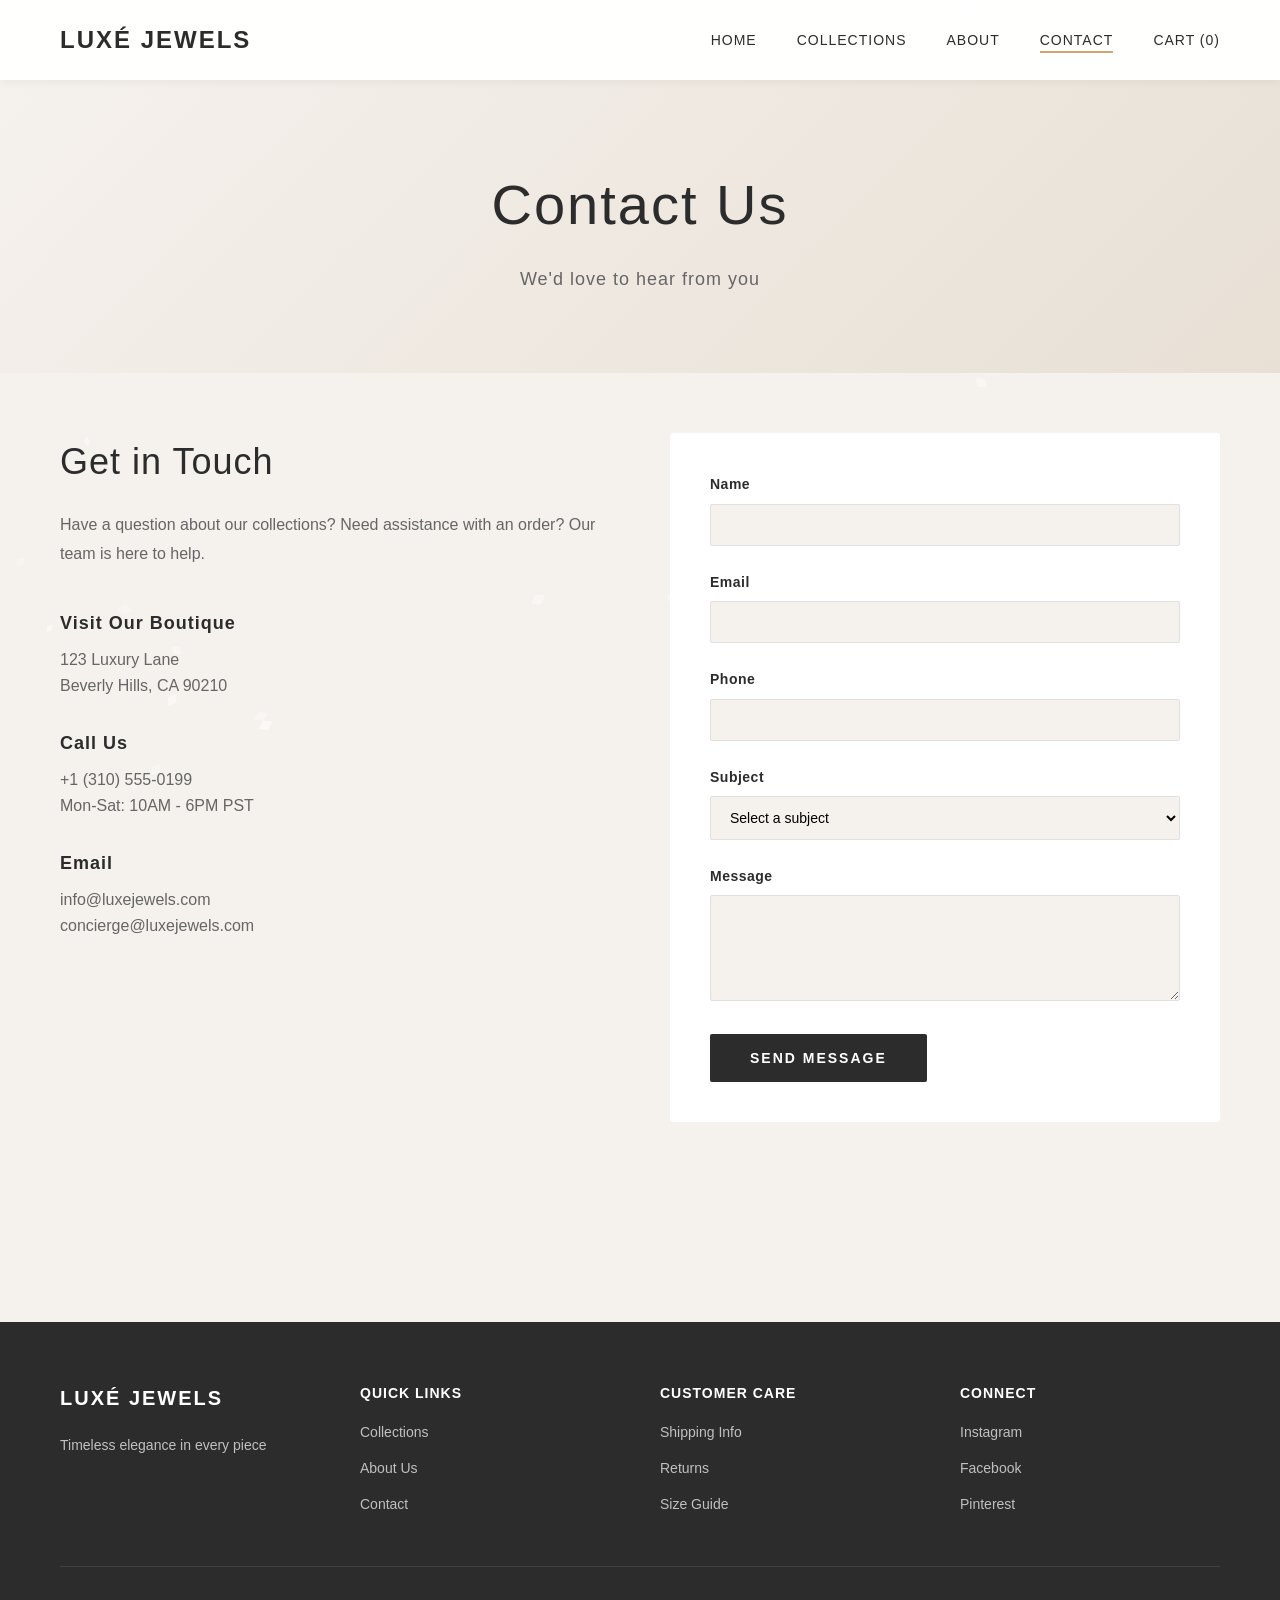
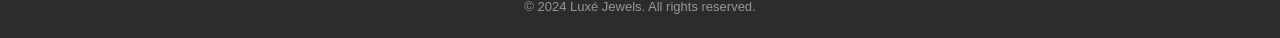
<file: contact.html>
<!DOCTYPE html>
<html lang="en">
<head>
    <meta charset="UTF-8">
    <meta name="viewport" content="width=device-width, initial-scale=1.0">
    <title>Contact Us - Luxé Jewels</title>
    <link rel="stylesheet" href="styles.css">
</head>
<body>
    <canvas id="diamondCanvas"></canvas>
    
    <nav class="navbar">
        <div class="nav-container">
            <div class="logo">LUXÉ JEWELS</div>
            <ul class="nav-menu">
                <li><a href="index.html">Home</a></li>
                <li><a href="collections.html">Collections</a></li>
                <li><a href="about.html">About</a></li>
                <li><a href="contact.html" class="active">Contact</a></li>
                <li><a href="cart.html" class="cart-link">Cart (<span id="cart-count">0</span>)</a></li>
            </ul>
            <div class="hamburger">
                <span></span>
                <span></span>
                <span></span>
            </div>
        </div>
    </nav>

    <section class="page-header">
        <h1>Contact Us</h1>
        <p>We'd love to hear from you</p>
    </section>

    <section class="contact-section">
        <div class="container">
            <div class="contact-grid">
                <div class="contact-info">
                    <h2>Get in Touch</h2>
                    <p>Have a question about our collections? Need assistance with an order? Our team is here to help.</p>
                    
                    <div class="contact-details">
                        <div class="contact-item">
                            <h3>Visit Our Boutique</h3>
                            <p>123 Luxury Lane<br>Beverly Hills, CA 90210</p>
                        </div>
                        <div class="contact-item">
                            <h3>Call Us</h3>
                            <p>+1 (310) 555-0199<br>Mon-Sat: 10AM - 6PM PST</p>
                        </div>
                        <div class="contact-item">
                            <h3>Email</h3>
                            <p>info@luxejewels.com<br>concierge@luxejewels.com</p>
                        </div>
                    </div>
                </div>

                <div class="contact-form-container">
                    <form class="contact-form" id="contact-form">
                        <div class="form-group">
                            <label for="name">Name</label>
                            <input type="text" id="name" name="name" required>
                        </div>
                        <div class="form-group">
                            <label for="email">Email</label>
                            <input type="email" id="email" name="email" required>
                        </div>
                        <div class="form-group">
                            <label for="phone">Phone</label>
                            <input type="tel" id="phone" name="phone">
                        </div>
                        <div class="form-group">
                            <label for="subject">Subject</label>
                            <select id="subject" name="subject" required>
                                <option value="">Select a subject</option>
                                <option value="general">General Inquiry</option>
                                <option value="order">Order Status</option>
                                <option value="custom">Custom Design</option>
                                <option value="repair">Repair Service</option>
                            </select>
                        </div>
                        <div class="form-group">
                            <label for="message">Message</label>
                            <textarea id="message" name="message" rows="5" required></textarea>
                        </div>
                        <button type="submit" class="cta-button">Send Message</button>
                    </form>
                    <div id="form-success" class="form-message" style="display: none;">
                        <p>Thank you for your message! We'll get back to you within 24 hours.</p>
                    </div>
                </div>
            </div>
        </div>
    </section>

    <footer class="footer">
        <div class="container">
            <div class="footer-content">
                <div class="footer-section">
                    <h3>LUXÉ JEWELS</h3>
                    <p>Timeless elegance in every piece</p>
                </div>
                <div class="footer-section">
                    <h4>Quick Links</h4>
                    <ul>
                        <li><a href="collections.html">Collections</a></li>
                        <li><a href="about.html">About Us</a></li>
                        <li><a href="contact.html">Contact</a></li>
                    </ul>
                </div>
                <div class="footer-section">
                    <h4>Customer Care</h4>
                    <ul>
                        <li><a href="#">Shipping Info</a></li>
                        <li><a href="#">Returns</a></li>
                        <li><a href="#">Size Guide</a></li>
                    </ul>
                </div>
                <div class="footer-section">
                    <h4>Connect</h4>
                    <ul>
                        <li><a href="#">Instagram</a></li>
                        <li><a href="#">Facebook</a></li>
                        <li><a href="#">Pinterest</a></li>
                    </ul>
                </div>
            </div>
            <div class="footer-bottom">
                <p>&copy; 2024 Luxé Jewels. All rights reserved.</p>
            </div>
        </div>
    </footer>

    <script src="script.js"></script>
</body>
</html>
</file>
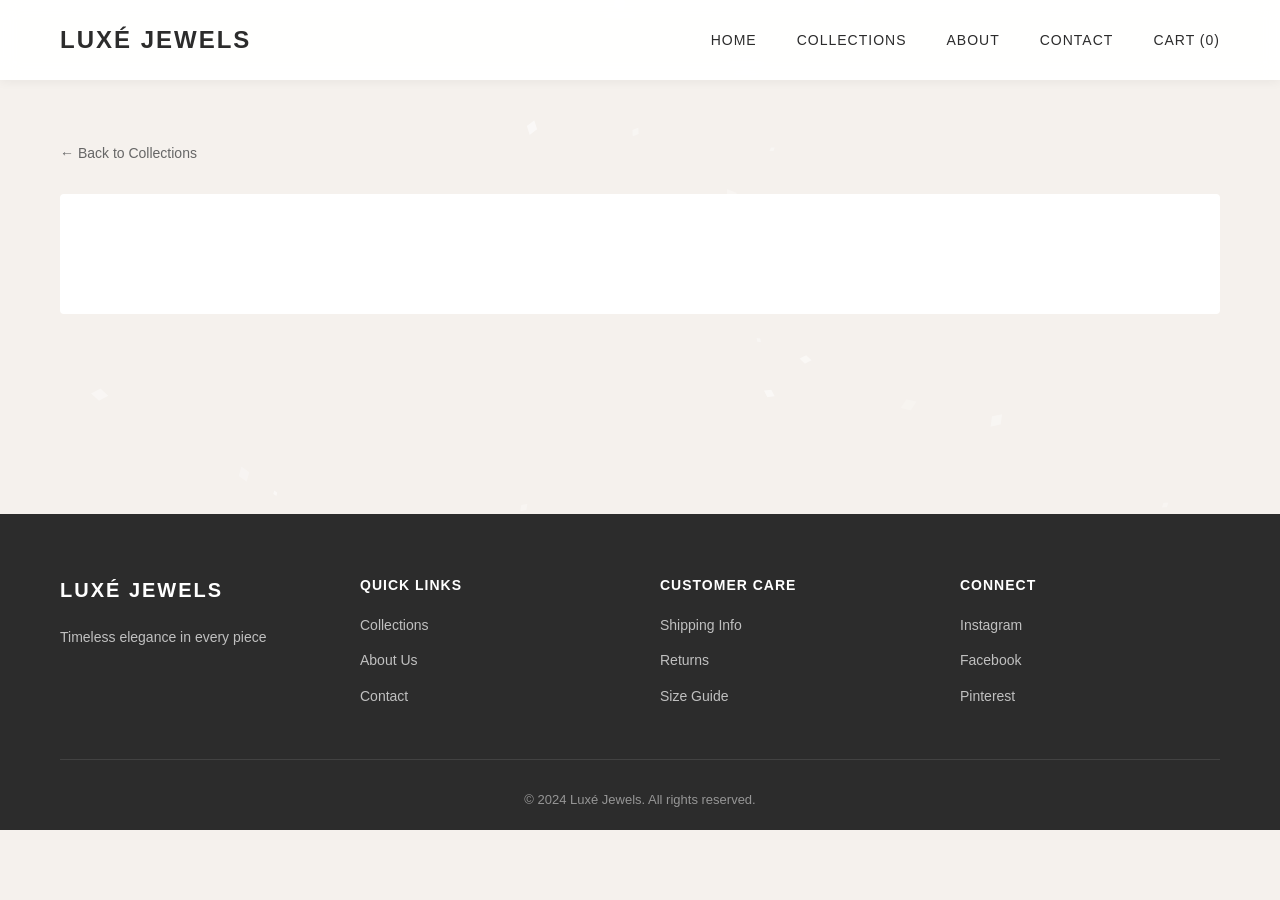
<file: products.html>
<!DOCTYPE html>
<html lang="en">
<head>
    <meta charset="UTF-8">
    <meta name="viewport" content="width=device-width, initial-scale=1.0">
    <title>Product - Luxé Jewels</title>
    <link rel="stylesheet" href="styles.css">
</head>
<body>
    <canvas id="diamondCanvas"></canvas>
    
    <nav class="navbar">
        <div class="nav-container">
            <div class="logo">LUXÉ JEWELS</div>
            <ul class="nav-menu">
                <li><a href="index.html">Home</a></li>
                <li><a href="collections.html">Collections</a></li>
                <li><a href="about.html">About</a></li>
                <li><a href="contact.html">Contact</a></li>
                <li><a href="cart.html" class="cart-link">Cart (<span id="cart-count">0</span>)</a></li>
            </ul>
            <div class="hamburger">
                <span></span>
                <span></span>
                <span></span>
            </div>
        </div>
    </nav>

    <section class="product-page">
        <div class="container">
            <a href="collections.html" class="back-link">← Back to Collections</a>
            
            <div class="product-container" id="product-container">
                <!-- Product details will be loaded here -->
            </div>
        </div>
    </section>

    <footer class="footer">
        <div class="container">
            <div class="footer-content">
                <div class="footer-section">
                    <h3>LUXÉ JEWELS</h3>
                    <p>Timeless elegance in every piece</p>
                </div>
                <div class="footer-section">
                    <h4>Quick Links</h4>
                    <ul>
                        <li><a href="collections.html">Collections</a></li>
                        <li><a href="about.html">About Us</a></li>
                        <li><a href="contact.html">Contact</a></li>
                    </ul>
                </div>
                <div class="footer-section">
                    <h4>Customer Care</h4>
                    <ul>
                        <li><a href="#">Shipping Info</a></li>
                        <li><a href="#">Returns</a></li>
                        <li><a href="#">Size Guide</a></li>
                    </ul>
                </div>
                <div class="footer-section">
                    <h4>Connect</h4>
                    <ul>
                        <li><a href="#">Instagram</a></li>
                        <li><a href="#">Facebook</a></li>
                        <li><a href="#">Pinterest</a></li>
                    </ul>
                </div>
            </div>
            <div class="footer-bottom">
                <p>&copy; 2024 Luxé Jewels. All rights reserved.</p>
            </div>
        </div>
    </footer>

    <script src="script.js"></script>
</body>
</html>
</file>
<file: styles.css>
/* Reset and Base Styles */
* {
    margin: 0;
    padding: 0;
    box-sizing: border-box;
}

:root {
    --primary-color: #2c2c2c;
    --secondary-color: #d4a574;
    --accent-color: #8b7355;
    --background-color: #f5f1ed;
    --text-color: #2c2c2c;
    --light-text: #666;
    --border-color: #e0e0e0;
    --white: #ffffff;
    --luxury-gold: #d4af37;
    --hover-transition: all 0.3s cubic-bezier(0.4, 0, 0.2, 1);
}

body {
    font-family: 'Helvetica Neue', Arial, sans-serif;
    color: var(--text-color);
    background-color: var(--background-color);
    line-height: 1.6;
    overflow-x: hidden;
}

.container {
    max-width: 1200px;
    margin: 0 auto;
    padding: 0 20px;
}

/* Diamond Canvas Background */
#diamondCanvas {
    position: fixed;
    top: 0;
    left: 0;
    width: 100%;
    height: 100%;
    z-index: -1;
    pointer-events: none;
}

/* Navigation */
.navbar {
    background: rgba(255, 255, 255, 0.95);
    backdrop-filter: blur(10px);
    position: sticky;
    top: 0;
    z-index: 1000;
    box-shadow: 0 2px 10px rgba(0, 0, 0, 0.05);
    transition: var(--hover-transition);
}

.nav-container {
    max-width: 1200px;
    margin: 0 auto;
    padding: 0 20px;
    display: flex;
    justify-content: space-between;
    align-items: center;
    height: 80px;
}

.logo {
    font-size: 24px;
    font-weight: 700;
    letter-spacing: 2px;
    color: var(--primary-color);
}

.nav-menu {
    display: flex;
    list-style: none;
    gap: 40px;
}

.nav-menu a {
    text-decoration: none;
    color: var(--text-color);
    font-size: 14px;
    font-weight: 500;
    letter-spacing: 1px;
    text-transform: uppercase;
    transition: var(--hover-transition);
    position: relative;
}

.nav-menu a::after {
    content: '';
    position: absolute;
    bottom: -5px;
    left: 0;
    width: 0;
    height: 2px;
    background: var(--secondary-color);
    transition: var(--hover-transition);
}

.nav-menu a:hover::after,
.nav-menu a.active::after {
    width: 100%;
}

.cart-link {
    color: var(--secondary-color);
    font-weight: 600;
}

.hamburger {
    display: none;
    flex-direction: column;
    cursor: pointer;
    gap: 5px;
}

.hamburger span {
    width: 25px;
    height: 2px;
    background: var(--primary-color);
    transition: var(--hover-transition);
}

/* Hero Section */
.hero {
    height: 90vh;
    display: flex;
    align-items: center;
    justify-content: center;
    text-align: center;
    position: relative;
    background: linear-gradient(135deg, #f5f1ed 0%, #e8e0d5 100%);
}

.hero-content {
    max-width: 800px;
    padding: 0 20px;
}

.hero h1 {
    font-size: 64px;
    font-weight: 300;
    letter-spacing: 3px;
    margin-bottom: 20px;
    color: var(--primary-color);
}

.hero p {
    font-size: 20px;
    color: var(--light-text);
    margin-bottom: 40px;
    letter-spacing: 1px;
}

/* Animations */
.fade-in {
    animation: fadeInUp 1s ease-out;
}

.fade-in-delay {
    animation: fadeInUp 1s ease-out 0.3s both;
}

.fade-in-delay-2 {
    animation: fadeInUp 1s ease-out 0.6s both;
}

@keyframes fadeInUp {
    from {
        opacity: 0;
        transform: translateY(30px);
    }
    to {
        opacity: 1;
        transform: translateY(0);
    }
}

/* Buttons */
.cta-button {
    display: inline-block;
    padding: 16px 40px;
    background: var(--primary-color);
    color: var(--white);
    text-decoration: none;
    font-size: 14px;
    font-weight: 600;
    letter-spacing: 2px;
    text-transform: uppercase;
    border: none;
    cursor: pointer;
    transition: var(--hover-transition);
    border-radius: 2px;
}

.cta-button:hover {
    background: var(--secondary-color);
    transform: translateY(-2px);
    box-shadow: 0 10px 25px rgba(0, 0, 0, 0.15);
}

.cta-button-secondary {
    display: inline-block;
    padding: 16px 40px;
    background: transparent;
    color: var(--primary-color);
    text-decoration: none;
    font-size: 14px;
    font-weight: 600;
    letter-spacing: 2px;
    text-transform: uppercase;
    border: 2px solid var(--primary-color);
    cursor: pointer;
    transition: var(--hover-transition);
}

.cta-button-secondary:hover {
    background: var(--primary-color);
    color: var(--white);
}

/* Featured Collections */
.featured-collections {
    padding: 100px 0;
}

.section-title {
    text-align: center;
    font-size: 48px;
    font-weight: 300;
    letter-spacing: 2px;
    margin-bottom: 60px;
    color: var(--primary-color);
}

.collections-grid {
    display: grid;
    grid-template-columns: repeat(auto-fit, minmax(280px, 1fr));
    gap: 40px;
}

.collection-card {
    text-align: center;
    transition: var(--hover-transition);
}

.collection-card:hover {
    transform: translateY(-10px);
}

.collection-image {
    margin-bottom: 20px;
    overflow: hidden;
    border-radius: 4px;
}

.placeholder-img {
    width: 100%;
    height: 350px;
    display: flex;
    align-items: center;
    justify-content: center;
    transition: var(--hover-transition);
}

.collection-card:hover .placeholder-img {
    transform: scale(1.05);
}

.img-text {
    font-size: 24px;
    font-weight: 600;
    color: rgba(44, 44, 44, 0.3);
    letter-spacing: 2px;
}

.collection-card h3 {
    font-size: 24px;
    font-weight: 400;
    margin-bottom: 10px;
    letter-spacing: 1px;
}

.collection-card p {
    color: var(--light-text);
    margin-bottom: 20px;
}

.collection-link {
    color: var(--secondary-color);
    text-decoration: none;
    font-weight: 600;
    letter-spacing: 1px;
    text-transform: uppercase;
    font-size: 13px;
    transition: var(--hover-transition);
}

.collection-link:hover {
    color: var(--accent-color);
}

/* About Preview */
.about-preview {
    padding: 100px 0;
    background: var(--white);
}

.about-content {
    display: grid;
    grid-template-columns: 1fr 1fr;
    gap: 60px;
    align-items: center;
}

.about-text h2 {
    font-size: 42px;
    font-weight: 300;
    margin-bottom: 30px;
    letter-spacing: 1px;
}

.about-text p {
    color: var(--light-text);
    margin-bottom: 20px;
    font-size: 16px;
    line-height: 1.8;
}

/* Page Header */
.page-header {
    text-align: center;
    padding: 80px 20px;
    background: linear-gradient(135deg, #f5f1ed 0%, #e8e0d5 100%);
}

.page-header h1 {
    font-size: 56px;
    font-weight: 300;
    letter-spacing: 2px;
    margin-bottom: 15px;
}

.page-header p {
    font-size: 18px;
    color: var(--light-text);
    letter-spacing: 1px;
}

/* Collections Page */
.collections-page {
    padding: 60px 0 100px;
}

.collections-page .container {
    display: grid;
    grid-template-columns: 250px 1fr;
    gap: 40px;
}

.filters-sidebar {
    background: var(--white);
    padding: 30px;
    border-radius: 4px;
    height: fit-content;
    position: sticky;
    top: 100px;
}

.filters-sidebar h3 {
    font-size: 24px;
    font-weight: 400;
    margin-bottom: 30px;
    letter-spacing: 1px;
}

.filter-group {
    margin-bottom: 30px;
    padding-bottom: 20px;
    border-bottom: 1px solid var(--border-color);
}

.filter-group:last-child {
    border-bottom: none;
}

.filter-group h4 {
    font-size: 14px;
    font-weight: 600;
    margin-bottom: 15px;
    letter-spacing: 1px;
    text-transform: uppercase;
}

.filter-group label {
    display: block;
    margin-bottom: 10px;
    cursor: pointer;
    font-size: 14px;
    color: var(--light-text);
}

.filter-group input[type="checkbox"] {
    margin-right: 10px;
}

.reset-filters {
    width: 100%;
    padding: 12px;
    background: transparent;
    border: 1px solid var(--border-color);
    cursor: pointer;
    font-size: 13px;
    font-weight: 600;
    text-transform: uppercase;
    letter-spacing: 1px;
    transition: var(--hover-transition);
}

.reset-filters:hover {
    background: var(--primary-color);
    color: var(--white);
    border-color: var(--primary-color);
}

.products-container {
    min-height: 600px;
}

.products-header {
    display: flex;
    justify-content: space-between;
    align-items: center;
    margin-bottom: 30px;
}

.results-count {
    font-size: 14px;
    color: var(--light-text);
}

#sort-select {
    padding: 10px 15px;
    border: 1px solid var(--border-color);
    background: var(--white);
    font-size: 14px;
    cursor: pointer;
    border-radius: 2px;
}

.products-grid {
    display: grid;
    grid-template-columns: repeat(auto-fill, minmax(280px, 1fr));
    gap: 30px;
}

.product-card {
    background: var(--white);
    border-radius: 4px;
    overflow: hidden;
    transition: var(--hover-transition);
    cursor: pointer;
}

.product-card:hover {
    transform: translateY(-5px);
    box-shadow: 0 10px 30px rgba(0, 0, 0, 0.1);
}

.product-image {
    position: relative;
    overflow: hidden;
}

.product-image .placeholder-img {
    height: 320px;
}

.product-card:hover .product-image .placeholder-img {
    transform: scale(1.08);
}

.product-info {
    padding: 20px;
}

.product-name {
    font-size: 18px;
    font-weight: 400;
    margin-bottom: 8px;
    letter-spacing: 0.5px;
}

.product-price {
    font-size: 20px;
    color: var(--secondary-color);
    font-weight: 600;
}

.product-category {
    font-size: 12px;
    color: var(--light-text);
    text-transform: uppercase;
    letter-spacing: 1px;
    margin-bottom: 5px;
}

/* Product Page */
.product-page {
    padding: 60px 0 100px;
}

.back-link {
    display: inline-block;
    margin-bottom: 30px;
    color: var(--light-text);
    text-decoration: none;
    font-size: 14px;
    transition: var(--hover-transition);
}

.back-link:hover {
    color: var(--primary-color);
}

.product-container {
    display: grid;
    grid-template-columns: 1fr 1fr;
    gap: 60px;
    background: var(--white);
    padding: 60px;
    border-radius: 4px;
}

.product-images {
    position: relative;
}

.main-image {
    margin-bottom: 20px;
    overflow: hidden;
    border-radius: 4px;
    cursor: zoom-in;
}

.main-image .placeholder-img {
    height: 500px;
    transition: transform 0.3s ease;
}

.main-image.zoomed {
    cursor: zoom-out;
}

.main-image.zoomed .placeholder-img {
    transform: scale(2);
}

.thumbnail-images {
    display: grid;
    grid-template-columns: repeat(4, 1fr);
    gap: 10px;
}

.thumbnail {
    cursor: pointer;
    border: 2px solid transparent;
    border-radius: 4px;
    overflow: hidden;
    transition: var(--hover-transition);
}

.thumbnail:hover,
.thumbnail.active {
    border-color: var(--secondary-color);
}

.thumbnail .placeholder-img {
    height: 100px;
}

.product-details h1 {
    font-size: 36px;
    font-weight: 300;
    margin-bottom: 15px;
    letter-spacing: 1px;
}

.product-price-detail {
    font-size: 32px;
    color: var(--secondary-color);
    font-weight: 600;
    margin-bottom: 30px;
}

.product-description {
    color: var(--light-text);
    line-height: 1.8;
    margin-bottom: 30px;
    padding-bottom: 30px;
    border-bottom: 1px solid var(--border-color);
}

.product-options {
    margin-bottom: 30px;
}

.option-group {
    margin-bottom: 25px;
}

.option-group label {
    display: block;
    font-size: 14px;
    font-weight: 600;
    margin-bottom: 10px;
    letter-spacing: 1px;
    text-transform: uppercase;
}

.color-options,
.size-options {
    display: flex;
    gap: 10px;
}

.color-option {
    width: 40px;
    height: 40px;
    border-radius: 50%;
    cursor: pointer;
    border: 2px solid transparent;
    transition: var(--hover-transition);
}

.color-option:hover,
.color-option.active {
    border-color: var(--primary-color);
    transform: scale(1.1);
}

.size-option {
    padding: 10px 20px;
    border: 1px solid var(--border-color);
    background: var(--white);
    cursor: pointer;
    transition: var(--hover-transition);
    border-radius: 2px;
    font-size: 14px;
}

.size-option:hover,
.size-option.active {
    border-color: var(--primary-color);
    background: var(--primary-color);
    color: var(--white);
}

.quantity-selector {
    display: flex;
    align-items: center;
    gap: 15px;
    margin-bottom: 30px;
}

.quantity-btn {
    width: 35px;
    height: 35px;
    border: 1px solid var(--border-color);
    background: var(--white);
    cursor: pointer;
    font-size: 18px;
    transition: var(--hover-transition);
}

.quantity-btn:hover {
    background: var(--primary-color);
    color: var(--white);
    border-color: var(--primary-color);
}

.quantity-display {
    font-size: 18px;
    font-weight: 600;
    min-width: 30px;
    text-align: center;
}

.add-to-cart-btn {
    width: 100%;
    padding: 18px;
    background: var(--primary-color);
    color: var(--white);
    border: none;
    font-size: 14px;
    font-weight: 600;
    letter-spacing: 2px;
    text-transform: uppercase;
    cursor: pointer;
    transition: var(--hover-transition);
    border-radius: 2px;
}

.add-to-cart-btn:hover {
    background: var(--secondary-color);
    transform: translateY(-2px);
    box-shadow: 0 8px 20px rgba(0, 0, 0, 0.15);
}

.product-specifications {
    margin-top: 40px;
}

.product-specifications h3 {
    font-size: 18px;
    font-weight: 600;
    margin-bottom: 15px;
    letter-spacing: 1px;
}

.spec-item {
    display: flex;
    justify-content: space-between;
    padding: 10px 0;
    border-bottom: 1px solid var(--border-color);
    font-size: 14px;
}

.spec-label {
    color: var(--light-text);
}

.spec-value {
    font-weight: 600;
}

/* About Page */
.about-content-section {
    padding: 60px 0 100px;
}

.about-grid {
    display: grid;
    grid-template-columns: 1fr 1fr;
    gap: 60px;
    align-items: center;
    margin-bottom: 80px;
}

.about-grid.reverse {
    direction: rtl;
}

.about-grid.reverse > * {
    direction: ltr;
}

.about-text-block h2 {
    font-size: 36px;
    font-weight: 300;
    margin-bottom: 25px;
    letter-spacing: 1px;
}

.about-text-block p {
    color: var(--light-text);
    line-height: 1.8;
    margin-bottom: 20px;
}

.values-section {
    margin-top: 80px;
}

.values-section h2 {
    text-align: center;
    font-size: 42px;
    font-weight: 300;
    margin-bottom: 50px;
    letter-spacing: 1px;
}

.values-grid {
    display: grid;
    grid-template-columns: repeat(auto-fit, minmax(250px, 1fr));
    gap: 40px;
}

.value-card {
    text-align: center;
    padding: 40px 30px;
    background: var(--white);
    border-radius: 4px;
    transition: var(--hover-transition);
}

.value-card:hover {
    transform: translateY(-5px);
    box-shadow: 0 10px 30px rgba(0, 0, 0, 0.1);
}

.value-card h3 {
    font-size: 24px;
    font-weight: 400;
    margin-bottom: 15px;
    letter-spacing: 1px;
}

.value-card p {
    color: var(--light-text);
    line-height: 1.6;
}

/* Contact Page */
.contact-section {
    padding: 60px 0 100px;
}

.contact-grid {
    display: grid;
    grid-template-columns: 1fr 1fr;
    gap: 60px;
}

.contact-info h2 {
    font-size: 36px;
    font-weight: 300;
    margin-bottom: 20px;
    letter-spacing: 1px;
}

.contact-info > p {
    color: var(--light-text);
    line-height: 1.8;
    margin-bottom: 40px;
}

.contact-details {
    display: flex;
    flex-direction: column;
    gap: 30px;
}

.contact-item h3 {
    font-size: 18px;
    font-weight: 600;
    margin-bottom: 10px;
    letter-spacing: 1px;
}

.contact-item p {
    color: var(--light-text);
    line-height: 1.6;
}

.contact-form-container {
    background: var(--white);
    padding: 40px;
    border-radius: 4px;
}

.contact-form .form-group {
    margin-bottom: 25px;
}

.contact-form label {
    display: block;
    font-size: 14px;
    font-weight: 600;
    margin-bottom: 8px;
    letter-spacing: 0.5px;
}

.contact-form input,
.contact-form select,
.contact-form textarea {
    width: 100%;
    padding: 12px 15px;
    border: 1px solid var(--border-color);
    background: var(--background-color);
    font-size: 14px;
    font-family: inherit;
    border-radius: 2px;
    transition: var(--hover-transition);
}

.contact-form input:focus,
.contact-form select:focus,
.contact-form textarea:focus {
    outline: none;
    border-color: var(--secondary-color);
}

.form-message {
    background: #d4edda;
    color: #155724;
    padding: 20px;
    border-radius: 4px;
    margin-top: 20px;
    text-align: center;
}

/* Cart Page */
.cart-section {
    padding: 60px 0 100px;
}

.cart-container {
    display: grid;
    grid-template-columns: 2fr 1fr;
    gap: 40px;
}

.cart-items {
    background: var(--white);
    padding: 30px;
    border-radius: 4px;
}

.cart-item {
    display: grid;
    grid-template-columns: 120px 1fr auto;
    gap: 20px;
    padding: 20px 0;
    border-bottom: 1px solid var(--border-color);
}

.cart-item:last-child {
    border-bottom: none;
}

.cart-item-image .placeholder-img {
    height: 120px;
    border-radius: 4px;
}

.cart-item-details h3 {
    font-size: 18px;
    font-weight: 400;
    margin-bottom: 8px;
}

.cart-item-details p {
    font-size: 14px;
    color: var(--light-text);
    margin-bottom: 5px;
}

.cart-item-price {
    font-size: 20px;
    color: var(--secondary-color);
    font-weight: 600;
}

.cart-item-actions {
    display: flex;
    flex-direction: column;
    align-items: flex-end;
    justify-content: space-between;
}

.remove-item {
    color: var(--light-text);
    font-size: 12px;
    text-decoration: none;
    transition: var(--hover-transition);
}

.remove-item:hover {
    color: #c00;
}

.empty-cart {
    text-align: center;
    padding: 60px 20px;
}

.empty-cart h2 {
    font-size: 28px;
    font-weight: 300;
    margin-bottom: 20px;
}

.empty-cart p {
    color: var(--light-text);
    margin-bottom: 30px;
}

.cart-summary {
    background: var(--white);
    padding: 30px;
    border-radius: 4px;
    height: fit-content;
    position: sticky;
    top: 100px;
}

.cart-summary h3 {
    font-size: 24px;
    font-weight: 400;
    margin-bottom: 25px;
    letter-spacing: 1px;
}

.summary-row {
    display: flex;
    justify-content: space-between;
    padding: 12px 0;
    font-size: 14px;
}

.summary-row.total {
    border-top: 2px solid var(--border-color);
    margin-top: 15px;
    padding-top: 20px;
    font-size: 20px;
    font-weight: 600;
}

.checkout-btn {
    width: 100%;
    margin: 25px 0 15px;
}

.continue-shopping {
    display: block;
    text-align: center;
    color: var(--light-text);
    text-decoration: none;
    font-size: 14px;
    transition: var(--hover-transition);
}

.continue-shopping:hover {
    color: var(--primary-color);
}

/* Checkout Page */
.checkout-section {
    padding: 60px 0 100px;
}

.checkout-container {
    display: grid;
    grid-template-columns: 2fr 1fr;
    gap: 40px;
}

.checkout-form {
    background: var(--white);
    padding: 40px;
    border-radius: 4px;
}

.checkout-step {
    margin-bottom: 40px;
    padding-bottom: 40px;
    border-bottom: 1px solid var(--border-color);
}

.checkout-step:last-child {
    border-bottom: none;
}

.checkout-step h2 {
    font-size: 24px;
    font-weight: 400;
    margin-bottom: 25px;
    letter-spacing: 1px;
}

.form-row {
    display: grid;
    grid-template-columns: repeat(auto-fit, minmax(200px, 1fr));
    gap: 20px;
}

.form-group {
    margin-bottom: 20px;
}

.form-group label {
    display: block;
    font-size: 14px;
    font-weight: 600;
    margin-bottom: 8px;
}

.form-group input,
.form-group select {
    width: 100%;
    padding: 12px 15px;
    border: 1px solid var(--border-color);
    background: var(--background-color);
    font-size: 14px;
    font-family: inherit;
    border-radius: 2px;
}

.place-order-btn {
    width: 100%;
    padding: 18px;
}

.checkout-summary {
    background: var(--white);
    padding: 30px;
    border-radius: 4px;
    height: fit-content;
    position: sticky;
    top: 100px;
}

.checkout-summary h3 {
    font-size: 20px;
    font-weight: 400;
    margin-bottom: 20px;
    letter-spacing: 1px;
}

.checkout-item {
    display: flex;
    gap: 15px;
    padding: 15px 0;
    border-bottom: 1px solid var(--border-color);
}

.checkout-item-image .placeholder-img {
    width: 80px;
    height: 80px;
    border-radius: 4px;
}

.checkout-item-info {
    flex: 1;
}

.checkout-item-info h4 {
    font-size: 14px;
    font-weight: 400;
    margin-bottom: 5px;
}

.checkout-item-info p {
    font-size: 12px;
    color: var(--light-text);
}

.checkout-item-price {
    font-weight: 600;
    color: var(--secondary-color);
}

.summary-totals {
    margin-top: 20px;
}

.secure-checkout {
    margin-top: 20px;
    padding-top: 20px;
    border-top: 1px solid var(--border-color);
    text-align: center;
}

.secure-checkout p {
    font-size: 12px;
    color: var(--light-text);
    margin-bottom: 5px;
}

/* Modal */
.modal {
    position: fixed;
    top: 0;
    left: 0;
    width: 100%;
    height: 100%;
    background: rgba(0, 0, 0, 0.7);
    display: flex;
    align-items: center;
    justify-content: center;
    z-index: 2000;
}

.modal-content {
    background: var(--white);
    padding: 50px;
    border-radius: 4px;
    max-width: 500px;
    text-align: center;
}

.success-modal h2 {
    font-size: 32px;
    font-weight: 300;
    margin-bottom: 20px;
    color: #155724;
}

.success-modal p {
    color: var(--light-text);
    margin-bottom: 15px;
    line-height: 1.6;
}

.success-modal strong {
    color: var(--primary-color);
}

.success-modal .cta-button {
    margin-top: 20px;
}

/* Footer */
.footer {
    background: var(--primary-color);
    color: var(--white);
    padding: 60px 0 20px;
    margin-top: 100px;
}

.footer-content {
    display: grid;
    grid-template-columns: repeat(auto-fit, minmax(200px, 1fr));
    gap: 40px;
    margin-bottom: 40px;
}

.footer-section h3 {
    font-size: 20px;
    font-weight: 600;
    margin-bottom: 20px;
    letter-spacing: 2px;
}

.footer-section h4 {
    font-size: 14px;
    font-weight: 600;
    margin-bottom: 15px;
    letter-spacing: 1px;
    text-transform: uppercase;
}

.footer-section p {
    color: rgba(255, 255, 255, 0.7);
    font-size: 14px;
    line-height: 1.6;
}

.footer-section ul {
    list-style: none;
}

.footer-section ul li {
    margin-bottom: 10px;
}

.footer-section ul li a {
    color: rgba(255, 255, 255, 0.7);
    text-decoration: none;
    font-size: 14px;
    transition: var(--hover-transition);
}

.footer-section ul li a:hover {
    color: var(--secondary-color);
}

.footer-bottom {
    text-align: center;
    padding-top: 30px;
    border-top: 1px solid rgba(255, 255, 255, 0.1);
}

.footer-bottom p {
    color: rgba(255, 255, 255, 0.5);
    font-size: 13px;
}

/* Responsive Design */
@media (max-width: 968px) {
    .nav-menu {
        position: fixed;
        left: -100%;
        top: 80px;
        flex-direction: column;
        background: var(--white);
        width: 100%;
        text-align: center;
        transition: 0.3s;
        box-shadow: 0 10px 27px rgba(0, 0, 0, 0.05);
        padding: 30px 0;
    }

    .nav-menu.active {
        left: 0;
    }

    .hamburger {
        display: flex;
    }

    .hero h1 {
        font-size: 42px;
    }

    .collections-page .container {
        grid-template-columns: 1fr;
    }

    .filters-sidebar {
        position: static;
    }

    .product-container {
        grid-template-columns: 1fr;
        padding: 30px;
    }

    .about-content,
    .about-grid,
    .contact-grid,
    .cart-container,
    .checkout-container {
        grid-template-columns: 1fr;
    }

    .checkout-summary {
        position: static;
    }
}

@media (max-width: 640px) {
    .hero h1 {
        font-size: 32px;
    }

    .hero p {
        font-size: 16px;
    }

    .section-title {
        font-size: 36px;
    }

    .collections-grid,
    .products-grid {
        grid-template-columns: 1fr;
    }

    .product-container {
        padding: 20px;
    }

    .cart-item {
        grid-template-columns: 1fr;
        text-align: center;
    }

    .cart-item-actions {
        align-items: center;
    }
}
</file>
